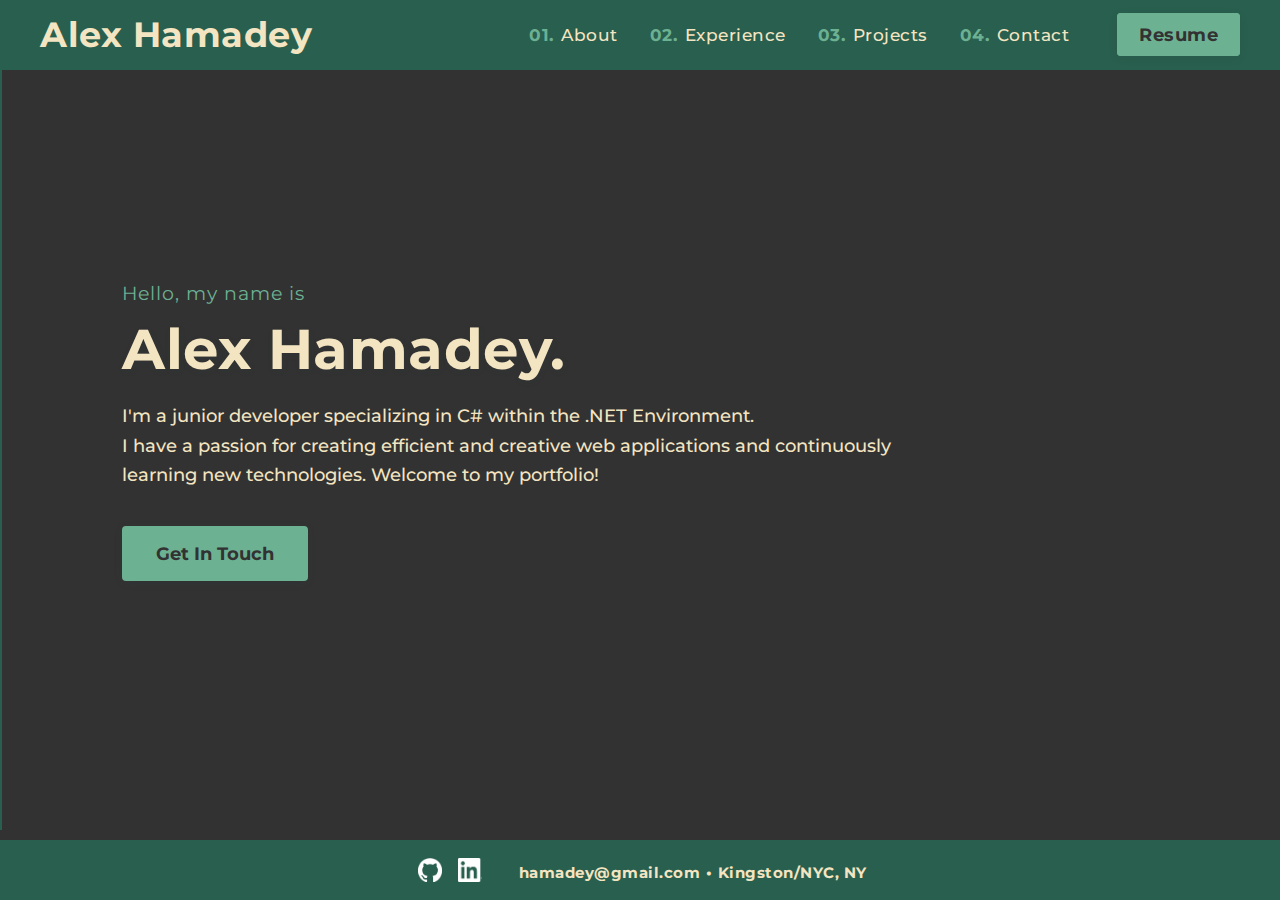
<file: index.html>
<!-- index.html: Landing page AND TEST 2-->
<!DOCTYPE html>
<html lang="en">    
<head>
    <meta charset="UTF-8">
    <meta name="viewport" content="width=device-width, initial-scale=1.0">
    <!-- Meta description for SEO -->
    <meta name="description" content="Developer Portfolio of Alex Hamadey" />
    <title>Alex Hamadey | Portfolio</title>
    <!-- Link to the shared CSS file -->
    <link rel="stylesheet" href="assets/css/style.css" />
</head>

<!-- Header with navigation (common to all pages) -->
<body class="landing-page">
    <div class="social-sidebar">
        <a href="https://github.com/ahamadey27" target="_blank"><img src="assets/icons/github.png" alt="GitHub"></a>
        <a href="https://www.linkedin.com/in/alex-hamadey/" target="_blank"><img src="assets/icons/linkedin.png" alt="LinkedIn"></a>
    </div>
    <a href="mailto:hamadey@gmail.com" class="email-vertical">hamadey@gmail.com</a>
    <header>
        <nav>
            <a href="index.html" class="logo">Alex Hamadey</a>
            <ul>
                <li><a href="about.html"><span class="nav-number">01.</span> About</a></li>
                <li><a href="experience.html"><span class="nav-number">02.</span> Experience</a></li>
                <li><a href="projects.html"><span class="nav-number">03.</span> Projects</a></li>
                <li><a href="contact.html"><span class="nav-number">04.</span> Contact</a></li>
                <li><a href="assets/AlexHamadey_Resume.pdf" class="resume-link" target="_blank">Resume</a></li>
            </ul>
        </nav>
    </header>

    <!-- Main content for Landing page -->
    <main>
        <section class="intro" style="display: flex; flex-direction: row; align-items: center; gap: 48px; min-height: 70vh;">
            <div style="flex: 1; min-width: 260px;">
                <h1>Hello, my name is</h1>
                <span class="highlight">Alex Hamadey.</span>
                <p>I'm a junior developer specializing in C# within the .NET Environment.<br>
                I have a passion for creating efficient and creative web applications and continuously learning new technologies. Welcome to my portfolio!</p>
                <a href="mailto:hamadey@gmail.com" class="button">Get In Touch</a>
            </div>
        </section>
    </main>

    <!--Footer Section-->
    <footer>
        <div class="footer-container">
            <div class="social">
                <a href="https://github.com/ahamadey27" target="_blank"><img src="assets/icons/github.png" alt="GitHub"></a>
                <a href="https://www.linkedin.com/in/alex-hamadey/" target="_blank"><img src="assets/icons/linkedin.png" alt="LinkedIn"></a>
            </div>
            <div class="contact-info">
                <a href="mailto:hamadey@gmail.com">hamadey@gmail.com</a> &bull;
                <span class="location">Kingston/NYC, NY</span>
            </div>
        </div>
    </footer>
</body>
</html>
</file>
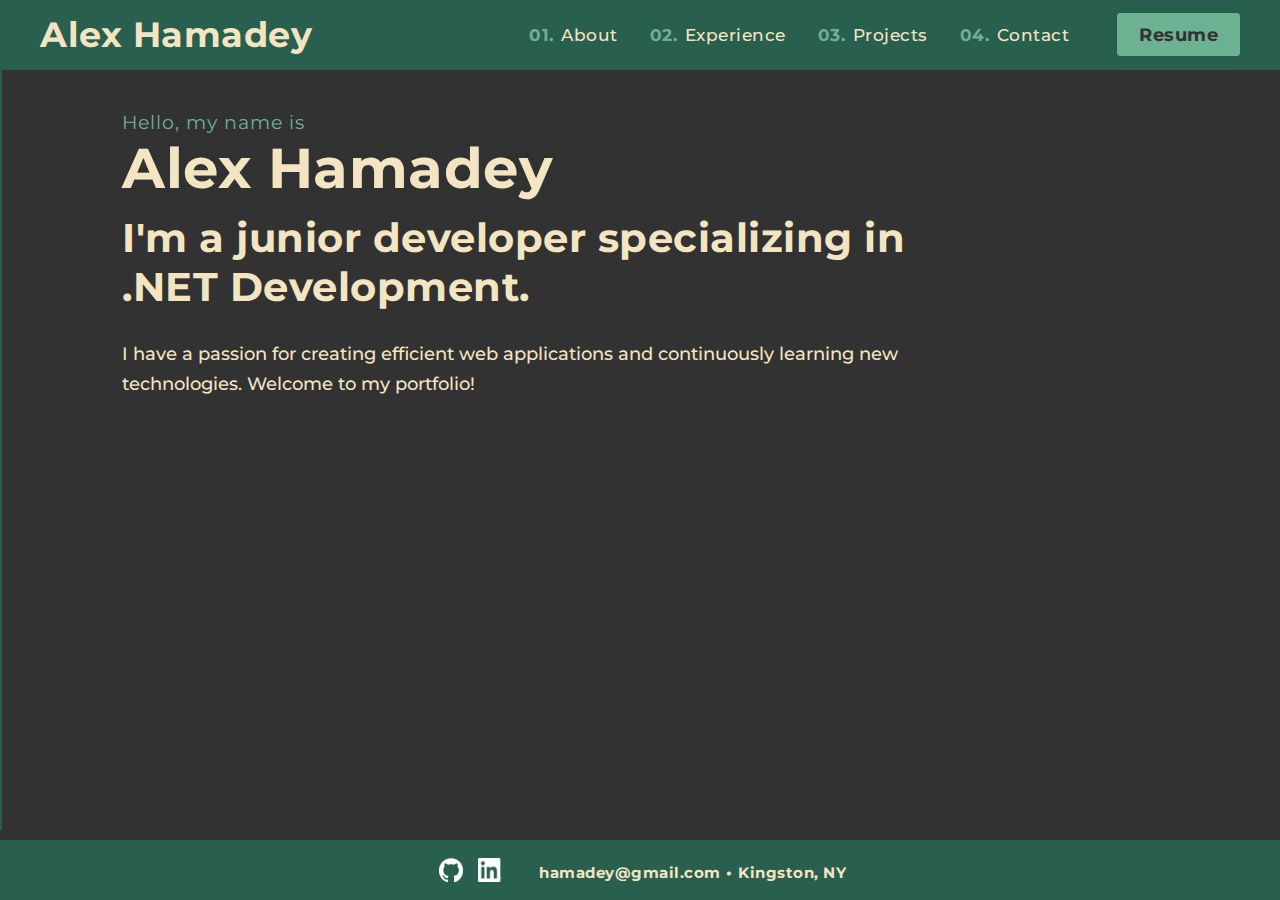
<file: PortfolioWebsite/index.html>
<!-- index.html: Landing page AND TEST 2 and a branch and branch edit-->
<!DOCTYPE html>
<html lang="en">    
<head>
    <meta charset="UTF-8">
    <meta name="viewport" content="width=device-width, initial-scale=1.0">
    <!-- Meta description for SEO -->
    <meta name="description" content="Developer Portfolio of Alex Hamadey" />
    <title>Alex Hamadey | Portfolio</title>
    <!-- Link to the shared CSS file -->
    <link rel="stylesheet" href="assets/css/style.css" />
</html>

<!-- Header with navigation (common to all pages) -->
<body class="landing-page">
    <header>
        <nav style="display: flex; justify-content: space-between; align-items: center;">
            <a href="index.html" class="logo">Alex Hamadey</a>
            <ul>
                <ul>
                    <li><a href="about.html"><span class="nav-number">01.</span> About</a></li>
                    <li><a href="experience.html"><span class="nav-number">02.</span> Experience</a></li>
                    <li><a href="projects.html"><span class="nav-number">03.</span> Projects</a></li>
                    <li><a href="contact.html"><span class="nav-number">04.</span> Contact</a></li>
                    <li><a href="assets/AlexHamadey_Resume.pdf" class="resume-link" target="_blank">Resume</a></li>
                </ul>
        </nav>
    </header>

    <!-- Main content for Landing page -->
    <main>
        <section class="intro">
            <!-- Introduction text with name highlight -->
            <h1>Hello, my name is<br><span class="highlight">Alex Hamadey</span></h1>
            <h2>I'm a junior developer specializing in .NET Development.</h2>
            <p>I have a passion for creating efficient web applications and continuously learning new technologies. Welcome
                to my portfolio!</p>
        </section>
    </main>

    <!--Footer Section-->
    <footer>
        <div class="footer-container">
            <div class="social">
                <!-- Social media icons (replace '#' with your actual profile URLs) -->
                <a href="https://github.com/ahamadey27" target="_blank"><img src="assets/icons/github.png" alt="GitHub"></a>
                <a href="https://www.linkedin.com/in/alex-hamadey/" target="_blank"><img src="assets/icons/linkedin.png" alt="LinkedIn"></a>
            </div>
            <div class="contact-info">
                <!-- Email (mailto link) and location. The bullet (•) separates the items -->
                <a href="mailto:hamadey@gmail.com">hamadey@gmail.com</a> &bull;
                <span class="location">Kingston, NY</span>
            </div>
        </div>
    </footer>
</body>
</html>
</file>
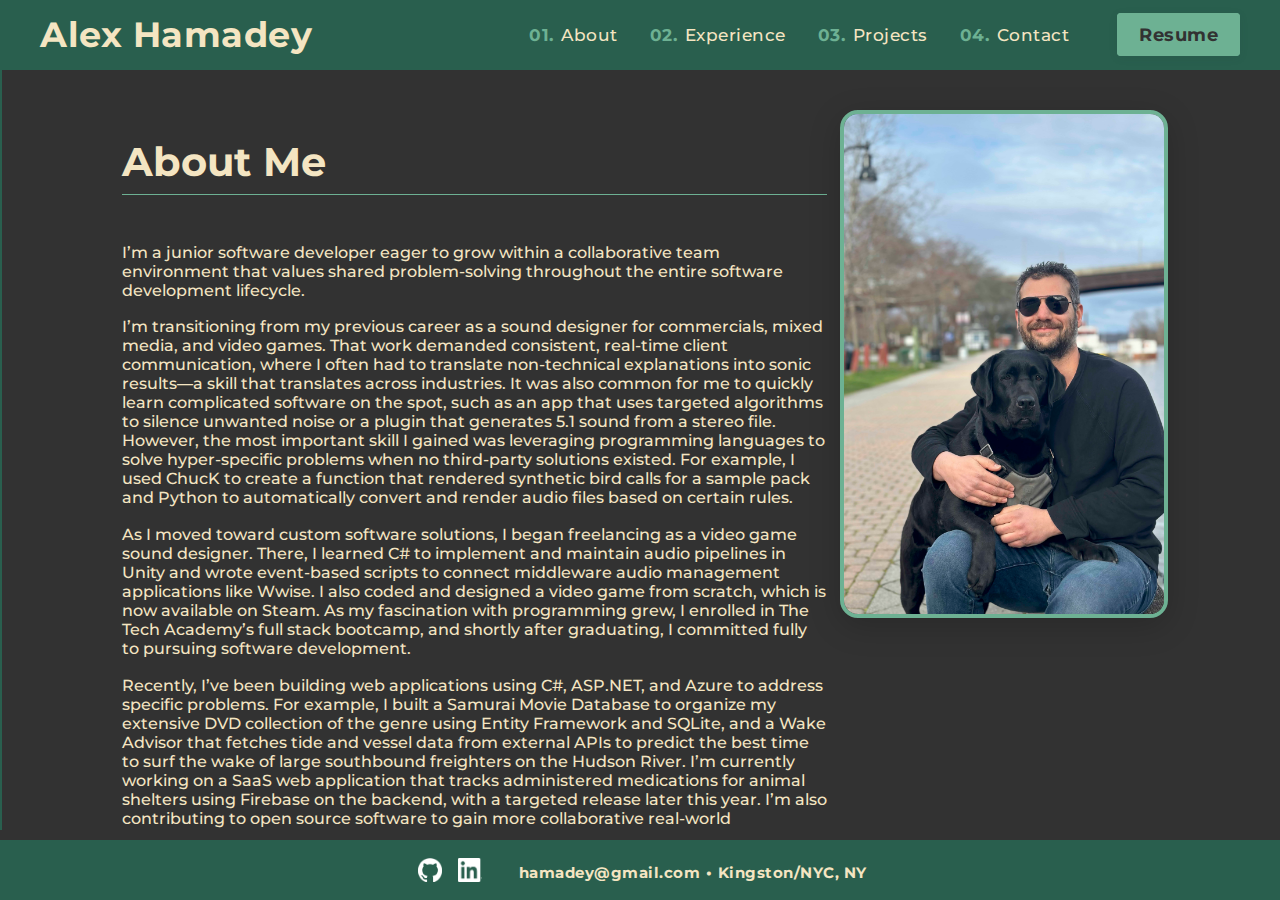
<file: about.html>
<!-- index.html: Landing page -->
<!DOCTYPE html>
<html lang="en">

<head>
    <meta charset="UTF-8">
    <meta name="viewport" content="width=device-width, initial-scale=1.0">
    <!-- Meta description for SEO -->
    <meta name="description" content="Developer Portfolio of Alex Hamadey" />
    <title>Alex Hamadey | Portfolio</title>
    <!-- Link to the shared CSS file -->
    <link rel="stylesheet" href="assets/css/style.css" />

</html>

<!-- Header with navigation (common to all pages) -->

<body class="landing-page">
    <div class="social-sidebar">
        <a href="https://github.com/ahamadey27" target="_blank"><img src="assets/icons/github.png" alt="GitHub"></a>
        <a href="https://www.linkedin.com/in/alex-hamadey/" target="_blank"><img src="assets/icons/linkedin.png" alt="LinkedIn"></a>
    </div>
    <a href="mailto:hamadey@gmail.com" class="email-vertical">hamadey@gmail.com</a>
    <header>
        <nav style="display: flex; justify-content: space-between; align-items: center;">
            <a href="index.html" class="logo">Alex Hamadey</a>
            <ul>
                <ul>
                    <li><a href="about.html"><span class="nav-number">01.</span> About</a></li>
                    <li><a href="experience.html"><span class="nav-number">02.</span> Experience</a></li>
                    <li><a href="projects.html"><span class="nav-number">03.</span> Projects</a></li>
                    <li><a href="contact.html"><span class="nav-number">04.</span> Contact</a></li>
                    <li><a href="assets/AlexHamadey_Resume.pdf" class="resume-link" target="_blank">Resume</a></li>
                </ul>
        </nav>
    </header>

    <!-- Main content for about page -->
    <main>
        <section class="about about-flex" style="display: flex; flex-direction: row; align-items: flex-start; justify-content: space-between; height: 100%; min-height: 0;">
            <div class="about-text-col" style="flex:2; display:flex; flex-direction:column; justify-content:center;">
                <h1 class="section-title" style="margin-bottom:2rem;">About Me</h1>
                <p>I’m a junior software developer eager to grow within a collaborative team environment that values shared problem-solving throughout the entire software development lifecycle.</p>

                <p>I’m transitioning from my previous career as a sound designer for commercials, mixed media, and video games. That work demanded consistent, real-time client communication, where I often had to translate non-technical explanations into sonic results—a skill that translates across industries. It was also common for me to quickly learn complicated software on the spot, such as an app that uses targeted algorithms to silence unwanted noise or a plugin that generates 5.1 sound from a stereo file. However, the most important skill I gained was leveraging programming languages to solve hyper-specific problems when no third-party solutions existed. For example, I used ChucK to create a function that rendered synthetic bird calls for a sample pack and Python to automatically convert and render audio files based on certain rules.</p>

                <p>As I moved toward custom software solutions, I began freelancing as a video game sound designer. There, I learned C# to implement and maintain audio pipelines in Unity and wrote event-based scripts to connect middleware audio management applications like Wwise. I also coded and designed a video game from scratch, which is now available on Steam. As my fascination with programming grew, I enrolled in The Tech Academy’s full stack bootcamp, and shortly after graduating, I committed fully to pursuing software development.</p>

                <p>Recently, I’ve been building web applications using C#, ASP.NET, and Azure to address specific problems. For example, I built a Samurai Movie Database to organize my extensive DVD collection of the genre using Entity Framework and SQLite, and a Wake Advisor that fetches tide and vessel data from external APIs to predict the best time to surf the wake of large southbound freighters on the Hudson River. I’m currently working on a SaaS web application that tracks administered medications for animal shelters using Firebase on the backend, with a targeted release later this year. I’m also contributing to open source software to gain more collaborative real-world  experience.</p>
            </div>
            <div class="about-img-col" style="flex:1; display:flex; align-items:flex-start; justify-content:flex-end; margin-top:0; margin-right: 60px;">
                <img src="assets/images/profile.jpg" alt="Profile Picture" class="profile-pic about-pic-highlight" style="max-width:320px; height:500px; border-radius:18px; object-fit:cover; box-shadow:0 8px 32px 0 rgba(0,0,0,0.18); border:4px solid var(--color-accent); margin-top:0;" />
            </div>
        </section>
    </main>

    <!--Footer Section-->
    <footer>
        <div class="footer-container">
            <div class="social">
                <!-- Social media icons (replace '#' with your actual profile URLs) -->
                <a href="https://github.com/ahamadey27" target="_blank"><img src="assets/icons/github.png"
                        alt="GitHub"></a>
                <a href="https://www.linkedin.com/in/alex-hamadey/" target="_blank"><img src="assets/icons/linkedin.png"
                        alt="LinkedIn"></a>
            </div>
            <div class="contact-info">
                <!-- Email (mailto link) and location. The bullet (•) separates the items -->
                <a href="mailto:hamadey@gmail.com">hamadey@gmail.com</a> &bull;
                <span class="location">Kingston/NYC, NY</span>
            </div>
        </div>
    </footer>
</body>

</html>
</file>
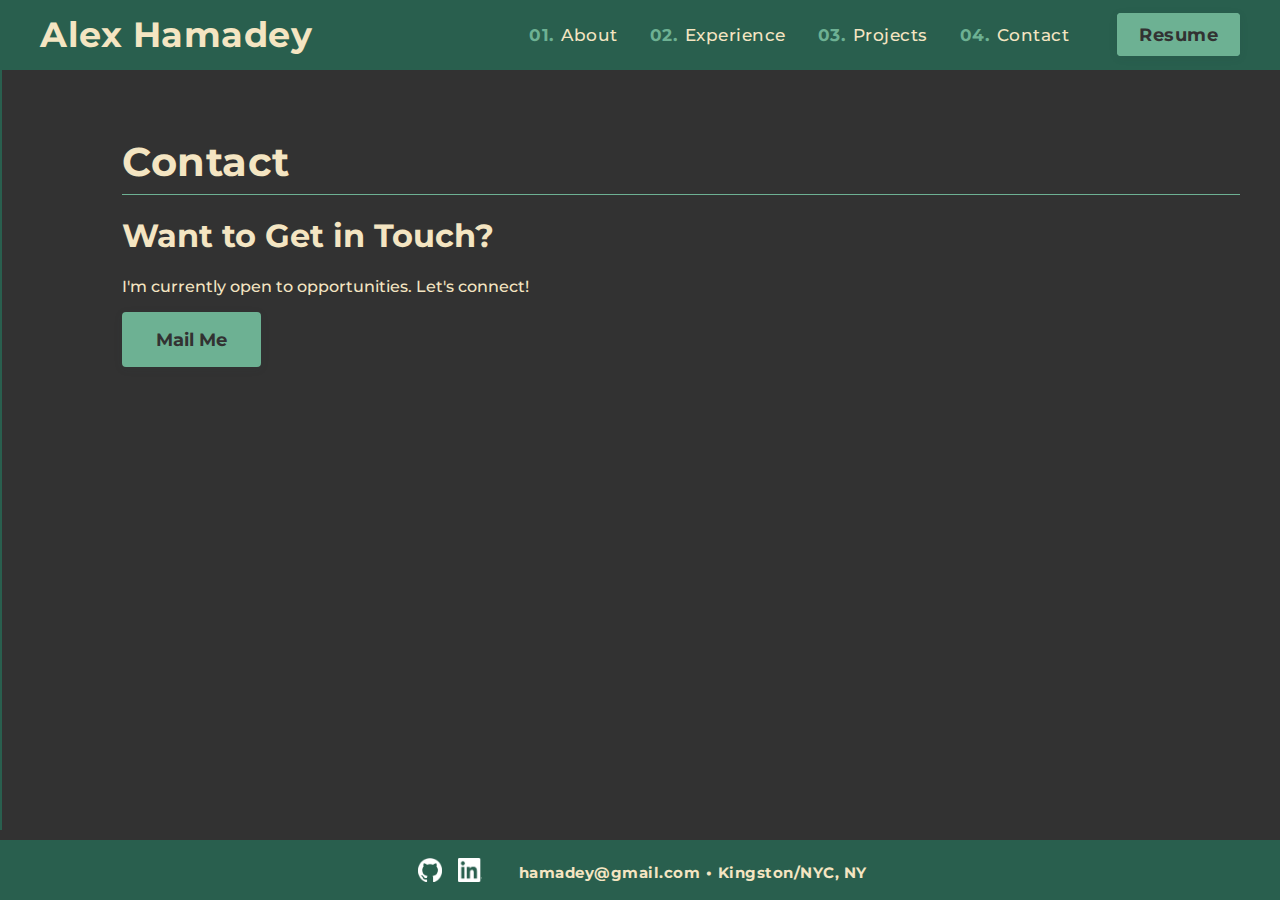
<file: contact.html>
<!-- index.html: Landing page -->
<!DO        <section class="contact">
            <!-- Introduction text with name highlight -->
            <h1 class="section-title">Contact</h1>
            <h1><span class="section-number"></span> Want to Get in Touch?</h1>
            <p>I'm currently open to opportunities. Let's connect!</p>
            <a href="mailto:hamadey@gmail.com" class="button">Mail Me</a>
        </section>tml>
<html lang="en">

<head>
    <meta charset="UTF-8">
    <meta name="viewport" content="width=device-width, initial-scale=1.0">
    <!-- Meta description for SEO -->
    <meta name="description" content="Developer Portfolio of Alex Hamadey" />
    <title>Alex Hamadey | Portfolio</title>
    <!-- Link to the shared CSS file -->
    <link rel="stylesheet" href="assets/css/style.css" />

</html>

<!-- Header with navigation (common to all pages) -->

<body class="landing-page">
    <div class="social-sidebar">
        <a href="https://github.com/ahamadey27" target="_blank"><img src="assets/icons/github.png" alt="GitHub"></a>
        <a href="https://www.linkedin.com/in/alex-hamadey/" target="_blank"><img src="assets/icons/linkedin.png" alt="LinkedIn"></a>
    </div>
    <a href="mailto:hamadey@gmail.com" class="email-vertical">hamadey@gmail.com</a>
    <header>
        <nav style="display: flex; justify-content: space-between; align-items: center;">
            <a href="index.html" class="logo">Alex Hamadey</a>
            <ul>
                <ul>
                    <li><a href="about.html"><span class="nav-number">01.</span> About</a></li>
                    <li><a href="experience.html"><span class="nav-number">02.</span> Experience</a></li>
                    <li><a href="projects.html"><span class="nav-number">03.</span> Projects</a></li>
                    <li><a href="contact.html"><span class="nav-number">04.</span> Contact</a></li>
                    <li><a href="assets/AlexHamadey_Resume.pdf" class="resume-link" target="_blank">Resume</a></li>
                </ul>
        </nav>
    </header>

    <!-- Main content for Contact page -->
    <main>
        <section class="contact">
            <!-- Introduction text with name highlight -->
            <h1 class="section-title">Contact</h1>
            <h1><span class="section-number"></span> Want to Get in Touch?</h1>
            <p>I'm currently open to opportunities. Let's connect!</p>
            <a href="mailto:hamadey@gmail.com" class="button">Mail Me</a>
        </section>
    </main>

    <footer>
        <div class="footer-container">
            <div class="social">
                <!-- Social media icons (replace '#' with your actual profile URLs) -->
                <a href="https://github.com/ahamadey27" target="_blank"><img src="assets/icons/github.png"
                        alt="GitHub"></a>
                <a href="https://www.linkedin.com/in/alex-hamadey/" target="_blank"><img src="assets/icons/linkedin.png"
                        alt="LinkedIn"></a>
            </div>
            <div class="contact-info">
                <!-- Email (mailto link) and location. The bullet (•) separates the items -->
                <a href="mailto:hamadey@gmail.com">hamadey@gmail.com</a> &bull;
                <span class="location">Kingston/NYC, NY</span>
            </div>
        </div>
    </footer>
</body>

</html>
</file>
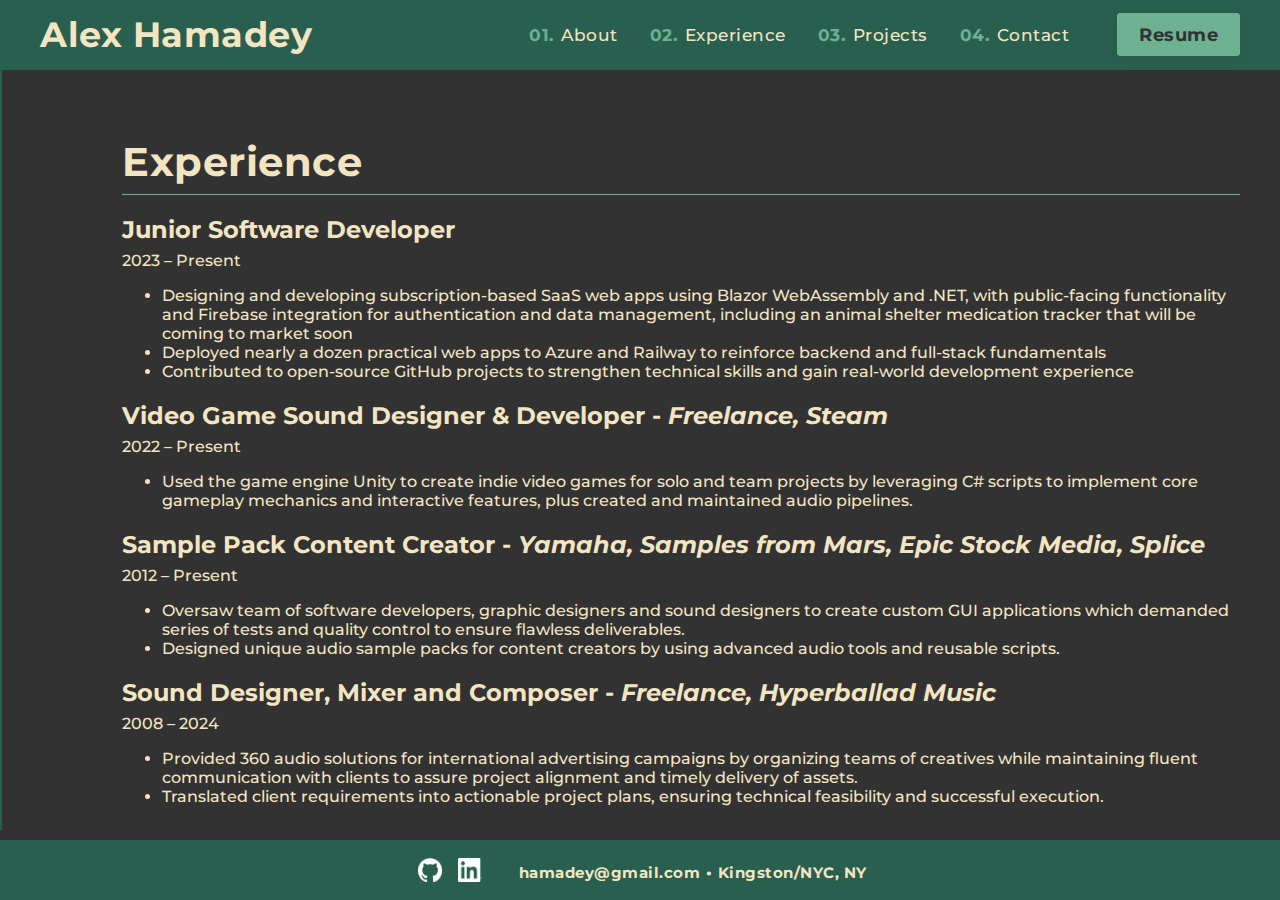
<file: experience.html>
<!-- index.html: Landing page -->
<!DOCTYPE html>
<html lang="en">

<head>
    <meta charset="UTF-8">
    <meta name="viewport" content="width=device-width, initial-scale=1.0">
    <!-- Meta description for SEO -->
    <meta name="description" content="Developer Portfolio of Alex Hamadey" />
    <title>Alex Hamadey | Portfolio</title>
    <!-- Link to the shared CSS file -->
    <link rel="stylesheet" href="assets/css/style.css" />

</html>

<!-- Header with navigation (common to all pages) -->

<body class="landing-page">
    <div class="social-sidebar">
        <a href="https://github.com/ahamadey27" target="_blank"><img src="assets/icons/github.png" alt="GitHub"></a>
        <a href="https://www.linkedin.com/in/alex-hamadey/" target="_blank"><img src="assets/icons/linkedin.png" alt="LinkedIn"></a>
    </div>
    <a href="mailto:hamadey@gmail.com" class="email-vertical">hamadey@gmail.com</a>
    <header>
        <nav style="display: flex; justify-content: space-between; align-items: center;">
            <a href="index.html" class="logo">Alex Hamadey</a>
            <ul>
                <ul>
                    <li><a href="about.html"><span class="nav-number">01.</span> About</a></li>
                    <li><a href="experience.html"><span class="nav-number">02.</span> Experience</a></li>
                    <li><a href="projects.html"><span class="nav-number">03.</span> Projects</a></li>
                    <li><a href="contact.html"><span class="nav-number">04.</span> Contact</a></li>
                    <li><a href="assets/AlexHamadey_Resume.pdf" class="resume-link" target="_blank">Resume</a></li>
                </ul>
        </nav>
    </header>

    <!-- Main content for Experience page -->
    <main>
        <section class="experience">
            <!-- Introduction text with name highlight -->
        <h1 class="section-title"><span class="section-number"></span> Experience</h1>
        <div class="job">
            <h2>Junior Software Developer</h2>
            <p class="duration">2023 – Present</p>
            <ul>
                <li>Designing and developing subscription-based SaaS web apps using Blazor WebAssembly and .NET, with public-facing functionality and Firebase integration for authentication and data management, including an animal shelter medication tracker that will be coming to market soon </li>

                <li>Deployed nearly a dozen practical web apps to Azure and Railway to reinforce backend and full-stack fundamentals</li>

                <li>Contributed to open-source GitHub projects to strengthen technical skills and gain real-world development experience</li>

            </ul>
        </div>
        <div class="job">
            <h2>Video Game Sound Designer & Developer - <em>Freelance, Steam</em></h2>
            <p class="duration">2022 – Present</p>
            <ul>
                <li>Used the game engine Unity to create indie video games for solo and team projects by leveraging C# scripts to implement core gameplay mechanics and interactive features, plus created and maintained audio pipelines.</li>
            </ul>
        </div>
        <div class="job">
            <h2>Sample Pack Content Creator - <em>Yamaha, Samples from Mars, Epic Stock Media, Splice</em></h2>
            <p class="duration">2012 – Present</p>
            <ul>
                <li>Oversaw team of software developers, graphic designers and sound designers to create custom GUI applications which demanded series of tests and quality control to ensure flawless deliverables.</li>
                <li>Designed unique audio sample packs for content creators by using advanced audio tools and reusable scripts.</li>
            </ul>
        </div>
        <div class="job">
            <h2>Sound Designer, Mixer and Composer - <em>Freelance, Hyperballad Music</em></h2>
            <p class="duration">2008 – 2024</p>
            <ul>
                <li>Provided 360 audio solutions for international advertising campaigns by organizing teams of creatives while maintaining fluent communication with clients to assure project alignment and timely delivery of assets.</li>
                <li>Translated client requirements into actionable project plans, ensuring technical feasibility and successful execution.</li>
            </ul>
        </div>
        <div class="job">
            <h2>Head of Content Curation - <em>Livestream (now Vimeo)</em></h2>
            <p class="duration">2009 – 2013</p>
            <ul>
                <li>Led a team of content curators responsible for moderating and approving streaming channels, while coordinating responses to customer support inquiries to ensure compliance, quality control, and user satisfaction.</li>
                <li>Identified, documented, and communicated platform bugs and user experience issues to the development team, contributing to ongoing improvements in platform stability and performance.</li>
            </ul>
        </div>

        </section>

        <section class="experience">
            <!-- Introduction text with name highlight -->
            <h1 class="section-title"><span class="section-number"></span>Education</h1>
            <div class="job">
                <h2>The Tech Academy - <em>Online</em></h2>
                <p class="duration">2023 - 2024</p>
                <ul>
                    <li>Certification in Software Development</li>
                    <li>Immersive Full Stack Software Developer boot camp with over 600 hours of instruction and hands-on coding. Predominantly
                    the program is based on C# and Python, along with the fundamentals of Computer Science, Django, .NET Framework,
                    T-SQL/SQL, CRUD, MVC, HTML, CSS, JavaScript, Agile / SCRUM and web application development. Completed numerous practical projects available
                    <a href="https://github.com/ahamadey27/Coding-Portfolio" target="_blank" style="color: #295f4e;">here</a>
                    </li>
                </ul>
            </div>
            <div class="job">
                <h2>Boston University - <em>Boston</em></h2>
                <p class="duration">2004 - 2008</p>
                <ul>
                    <li>B.A in History || Minor in Communications</li>
                </ul>
            </div>
            <div class="job">
                <h2>School of Video Game Audio - <em>Online</em></h2>
                <p class="duration">2022 - 2023</p>
                <ul>
                    <li>Certification in Video Game Sound Design using Wwise</li>
                </ul>
            </div>
        </section>

        <section class="experience">
            <!-- Introduction text with name highlight -->
            <h1 class="section-title"><span class="section-number"></span>Certificates</h1>
            <ul class="certificates-list">
                <li>Database and Integration Management (Microsoft)</li>
                <li>Back-End Development with .NET (Microsoft)</li>
                <li>Foundations of Coding Back-End (Microsoft)</li>
                <li>Introduction to Programming With C# (Microsoft)</li>
                <li>Learn C# (Codecademy)</li>
                <li>Foundational C# with Microsoft (freeCodeCamp)</li>
                <li>Intro to Cloud Computing Course (Codecademy)</li>
            </ul>
        </section>
    </main>

    <!--Footer Section-->
    <footer>
        <div class="footer-container">
            <div class="social">
                <!-- Social media icons (replace '#' with your actual profile URLs) -->
                <a href="https://github.com/ahamadey27" target="_blank"><img src="assets/icons/github.png"
                        alt="GitHub"></a>
                <a href="https://www.linkedin.com/in/alex-hamadey/" target="_blank"><img src="assets/icons/linkedin.png"
                        alt="LinkedIn"></a>
            </div>
            <div class="contact-info">
                <!-- Email (mailto link) and location. The bullet (•) separates the items -->
                <a href="mailto:hamadey@gmail.com">hamadey@gmail.com</a> &bull;
                <span class="location">Kingston/NYC, NY</span>
            </div>
        </div>
    </footer>
</body>

</html>
</file>
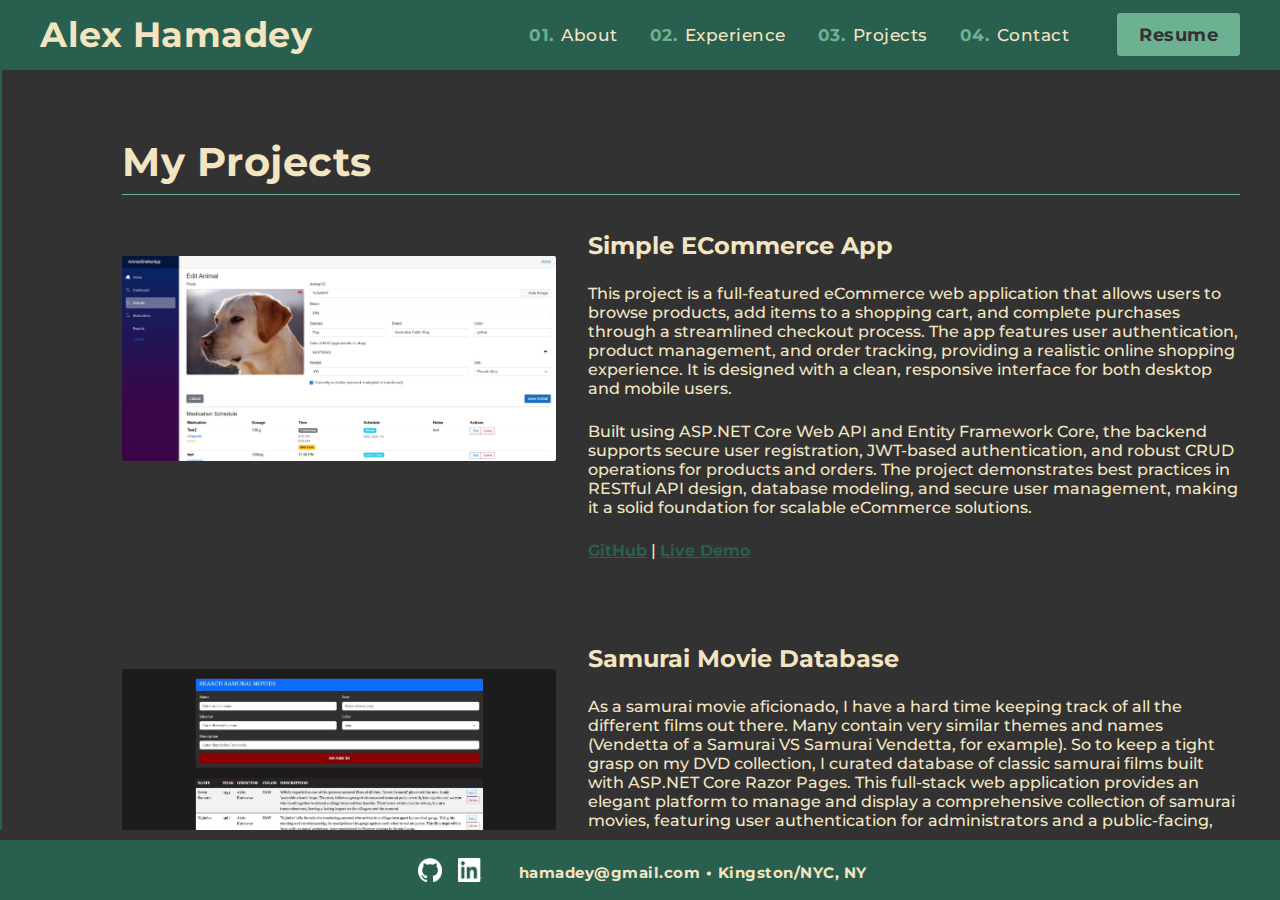
<file: projects.html>
<!-- index.html: Landing page -->
<!DOCTYPE html>
<html lang="en">

<head>
    <meta charset="UTF-8">
    <meta name="viewport" content="width=device-width, initial-scale=1.0">
    <!-- Meta description for SEO -->
    <meta name="description" content="Developer Portfolio of Alex Hamadey" />
    <title>Alex Hamadey | Portfolio</title>
    <!-- Link to the shared CSS file -->
    <link rel="stylesheet" href="assets/css/style.css" />

</html>

<!-- Header with navigation (common to all pages) -->

<body class="landing-page">
    <div class="social-sidebar">
        <a href="https://github.com/ahamadey27" target="_blank"><img src="assets/icons/github.png" alt="GitHub"></a>
        <a href="https://www.linkedin.com/in/alex-hamadey/" target="_blank"><img src="assets/icons/linkedin.png" alt="LinkedIn"></a>
    </div>
    <a href="mailto:hamadey@gmail.com" class="email-vertical">hamadey@gmail.com</a>
    <header>
        <nav style="display: flex; justify-content: space-between; align-items: center;">
            <a href="index.html" class="logo">Alex Hamadey</a>
            <ul>
                <ul>
                    <li><a href="about.html"><span class="nav-number">01.</span> About</a></li>
                    <li><a href="experience.html"><span class="nav-number">02.</span> Experience</a></li>
                    <li><a href="projects.html"><span class="nav-number">03.</span> Projects</a></li>
                    <li><a href="contact.html"><span class="nav-number">04.</span> Contact</a></li>
                    <li><a href="assets/AlexHamadey_Resume.pdf" class="resume-link" target="_blank">Resume</a></li>
                </ul>
        </nav>
    </header>

    <!-- Main content for Projects page -->
    <main>
        <section class="projects">
            <!-- Introduction text with name highlight -->
        <h1 class="section-title"><span class="section-number"></span> My Projects</h1>
        <div class="project-item">
            <div class="project-image-col">
                <img src="assets/images/ecommerce.jpg" alt="Screenshot of Portfolio" class="project-screenshot" />
            </div>
            <div class="project-content-col">
                <h2>Simple ECommerce App</h2>
                <p>
                    This project is a full-featured eCommerce web application that allows users to browse products, 
                    add items to a shopping cart, and complete purchases through a streamlined checkout process. 
                    The app features user authentication, product management, and order tracking, providing a realistic 
                    online shopping experience. It is designed with a clean, responsive interface for both desktop and mobile users.
                </p>
                <p>
                    Built using ASP.NET Core Web API and Entity Framework Core, the backend supports secure user registration, 
                    JWT-based authentication, and robust CRUD operations for products and orders. The project demonstrates 
                    best practices in RESTful API design, database modeling, and secure user management, making it a solid 
                    foundation for scalable eCommerce solutions.
                </p>
                <p class="project-links">
                    <a href="https://github.com/ahamadey27/EcommerceAPI" target="_blank">GitHub</a> |
                    <a href="https://ecommerceapi-production-d3df.up.railway.app/" target="_blank">Live Demo</a>
                </p>
            </div>
            
        </div>
        <div class="project-item">
            <div class="project-image-col">
                <img src="assets/images/samurai.jpg" alt="Screenshot of Portfolio" class="project-screenshot" />
            </div>

            <div class="project-content-col">
                <h2>Samurai Movie Database</h2>
                <p>
                    As a samurai movie aficionado, I have a hard time keeping track of all the different films out there. Many contain very similar themes and names (Vendetta of a Samurai VS Samurai Vendetta, for example). So to keep a tight grasp on my DVD collection, I curated database of classic samurai films built with ASP.NET Core Razor Pages. 
                    This full-stack web application provides an elegant platform to manage and display a 
                    comprehensive collection of samurai movies, featuring user authentication for administrators and a 
                    public-facing, searchable catalog for visitors. The project demonstrates core .NET development skills 
                    including database design, server-side filtering, and secure user management.
                </p>
                <p>
                    Built using ASP.NET Core, Entity Framework Core, and ASP.NET Core Identity for authentication, 
                    with a clean server-rendered frontend using Razor Pages. The application supports full CRUD operations 
                    for movie entries, server-side filtering by title, director, and year, and uses SQLite for persistent data 
                    storage. Ready for deployment to Azure App Service or other cloud platforms.
                </p>
                <p class="project-links">
                    <a href="https://github.com/ahamadey27/SamuraiMovieDB" target="_blank">GitHub</a> |
                    <a href="https://samurai-movie-db.azurewebsites.net/" target="_blank">Live Demo</a>
                </p>
            </div>
        </div>

        <div class="project-item">
            <div class="project-image-col">
                <img src="assets/images/boards.jpg" alt="Screenshot of Portfolio" class="project-screenshot" />
            </div>
            <div class="project-content-col">
                <h2>Lumber Cuts and Conversion</h2>
                <p>
                    An efficient lumber cutting optimization and unit conversion tool built with ASP.NET Core Razor Pages. This specialized web application is designed for carpenters, woodworkers, and DIY enthusiasts to optimize lumber usage and minimize waste through intelligent cutting algorithms and comprehensive unit conversion utilities. The app features dynamic input management, waste calculation analysis, and real-time optimization results.
                </p>
                <p>
                    Built using ASP.NET Core Razor Pages with a custom Greedy Algorithm implementation for lumber cutting optimization. The application includes a responsive Bootstrap-based UI, service-oriented architecture with dependency injection, and comprehensive measurement conversion tools. Features board-cut optimization, multi-unit support, detailed waste analysis, and is deployed on Azure App Service for reliable performance.
                </p>
                <p class="project-links">
                    <a href="https://github.com/ahamadey27/lumber-webapp" target="_blank">GitHub</a> |
                    <a href="https://lumber-cut-conversion.azurewebsites.net/" target="_blank">Live Demo</a>
                </p>
            </div>
        </div>

        <div class="project-item">
            <div class="project-image-col">
                <img src="assets/images/expense.jpg" alt="Screenshot of Portfolio" class="project-screenshot" />
            </div>
            <div class="project-content-col">
                <h2>Expense Tracker</h2>
                <p>
                    A personal finance management web application built with ASP.NET Core MVC that provides a clean, 
                    intuitive platform for tracking personal expenses with visual analytics through interactive charts. 
                    The project demonstrates modern web development practices using the MVC architectural pattern and features 
                    expense categorization, data visualization with dynamic pie charts, and comprehensive form validation 
                    for data integrity.
                </p>
                <p>
                    Built using ASP.NET Core MVC with Entity Framework Core and SQL Server for data persistence, 
                    featuring a service layer architecture with clean separation of concerns. The application includes 
                    Bootstrap-powered responsive UI, Chart.js integration for interactive data visualization, client-side 
                    and server-side validation, and automatic timestamping with category-based analytics for comprehensive 
                    expense tracking and analysis.
                </p>
                <p class="project-links">
                    <a href="https://github.com/ahamadey27/FinanceApp" target="_blank">GitHub</a> |
                    <a href="https://expensetrackerpiechart-apfcdrazc9gdhqfs.canadacentral-01.azurewebsites.net/" target="_blank">Live Demo</a>
                </p>
            </div>
        </div>

        <div class="project-item">
            <div class="project-image-col">
                <img src="assets/images/portal.jpg" alt="Screenshot of Portfolio" class="project-screenshot" />
            </div>
            <div class="project-content-col">
                <h2>PDF Portal</h2>
                <p>
                    A modern document management system built with ASP.NET Core Minimal APIs designed for mental 
                    health providers to upload, process, and search through documents. This prototype web application 
                    features document text extraction, full-text search capabilities powered by Lucene.NET, and a clean 
                    responsive interface. The system supports PDF and DOCX file formats with automatic text extraction and 
                    real-time keyword-based search across all uploaded documents.
                </p>
                <p>
                    Built using ASP.NET Core Minimal APIs with PdfPig and DocX libraries for text extraction, Lucene.NET 
                    with in-memory indexing for full-text search, and background task processing for asynchronous document 
                    handling. The application features session-based document storage, RESTful API architecture, responsive 
                    HTML/CSS/JavaScript frontend, and is deployed on Azure App Service with Docker containerization support.
                </p>
                <p class="project-links">
                    <a href="https://github.com/ahamadey27/Mental-Health-Portal" target="_blank">GitHub</a> |
                    <a href="https://mental-health-portal-dcd4a0dabtczgabp.canadacentral-01.azurewebsites.net/"
                        target="_blank">Live Demo</a>
                </p>
            </div>        
        </div>

        <div class="project-item">
            <div class="project-image-col">
                <img src="assets/images/lang.jpg" alt="Screenshot of Portfolio" class="project-screenshot" />
            </div>
            <div class="project-content-col">
                <h2>Text to AI Speech Model</h2>
                <p>
                    My friend, Jeff, once made a good point about how the droids communicate in Star Wars - 
                    how they communicate with each other in the same rhythm and tempo as humans when they could be 
                    communicating wirelessly or, at least, speak a hyper fast language that only they can comprehend. 
                    So, I set out to create that language! This innovative web application transforms text into a unique audio 
                    "language" using rule-based sound synthesis and the Web Audio API.
                </p>
                <p>
                    Built with ASP.NET Core Razor Pages and powered by the Web Audio API, this application converts textual 
                    characters into distinct audio frequencies, durations, and waveforms using a sophisticated character-to-sound 
                    encoding system. Features include multi-waveform support for different character categories, real-time audio 
                    playback, comprehensive character set mapping, and server-side validation. Deployed on Azure App Service with 
                    modern web development practices.
                </p>
                <p class="project-links">
                    <a href="https://github.com/ahamadey27/AiLanguageApp" target="_blank">GitHub</a> |
                    <a href="https://ai-language-app-fdb6d0g0fqckbhdw.canadacentral-01.azurewebsites.net/" target="_blank">Live Demo</a>
                </p>
            </div>
        </div>

        <div class="project-item">
            <div class="project-image-col">
                <img src="assets/images/wake.jpg" alt="Screenshot of Portfolio" class="project-screenshot" />
            </div>
            <div class="project-content-col">
                <h2>Wake Advisor</h2>
                <p>I was stand-up paddleboarding on the Hudson River, and as a massive freighter passed by, its 
                    wake generated an amazing wave that peeled off the river's edge. Very satisfied after catching 
                    this wave, I came up with the idea to create a web app that integrates real-time tide predictions 
                    and live AIS vessel tracking. The app pinpoints windows when low tide (≤ 2 feet) coincides with 
                    the approach of a southbound freighter, maximizing wake surfing opportunities.</p>
                <p>
                    This prototype is built with ASP.NET Core Razor Pages and a modular C# backend that integrates real-time data from external APIs. 
                    The app fetches tide predictions from NOAA and attempts to track southbound freighters using AIS data, 
                    with all API endpoints and geolocation settings managed via configuration files. 
                    Please note: current AIS coverage for Hudson River freighters is limited, so live vessel tracking is 
                    not always available until a more comprehensive data source is integrated.
                </p>
                <p class="project-links">
                    <a href="https://github.com/ahamadey27/wake-app" target="_blank">GitHub</a> |
                    <a href="https://wakeadvisor-csbfgmfjeehqd4eh.canadacentral-01.azurewebsites.net/" target="_blank">Live
                        Demo</a>
                </p>
            </div>
        </div>

        <div class="project-item">
            <div class="project-image-col">
                <img src="assets/images/gulag.jpg" alt="Screenshot of Portfolio" class="project-screenshot" />
            </div>
            <div class="project-content-col">
                <h2>Death in the Gulag (Unity Game)</h2>
                <p>
                    My first project as a junior developer was creating a full game from scratch using C# scripts in 
                    the Unity Game Engine. It taught me the basics of object-oriented programming, methods, and how to create 
                    flow by creating and modifying scripts. In addition to the scripts, I made all the music, sound design, 
                    sprites, and animations to create a haunting feel of what it was like to be trapped in the Soviet Gulag. 
                    This atmospheric horror survival game challenges players to hear the true stories of what these people had to 
                    endure and witness.
                </p>
                <p>
                    Built entirely in Unity 2D with custom C# scripting, featuring hand-crafted pixel art animations,
                     original atmospheric soundtrack, and immersive sound design. Successfully published on Steam, 
                     demonstrating complete game development lifecycle from concept to commercial release, including play testing, 
                     bug fixing, and platform-specific optimization for Windows distribution.
                </p>
                <p class="project-links">
                    <a href="https://github.com/ahamadey27/Coding-Portfolio/tree/main/C%23/Death_In_The_Gulag" target="_blank">GitHub</a> |
                    <a href="https://store.steampowered.com/app/3436480/Death_in_the_Gulag/"
                        target="_blank">Live Demo</a>
                </p>
            </div>
        </div>

        </section>
    </main>

    <!--Footer Section-->
    <footer>
        <div class="footer-container">
            <div class="social">
                <!-- Social media icons (replace '#' with your actual profile URLs) -->
                <a href="https://github.com/ahamadey27" target="_blank"><img src="assets/icons/github.png"
                        alt="GitHub"></a>
                <a href="https://www.linkedin.com/in/alex-hamadey/" target="_blank"><img src="assets/icons/linkedin.png"
                        alt="LinkedIn"></a>
            </div>
            <div class="contact-info">
                <!-- Email (mailto link) and location. The bullet (•) separates the items -->
                <a href="mailto:hamadey@gmail.com">hamadey@gmail.com</a> &bull;
                <span class="location">Kingston/NYC, NY</span>
            </div>
        </div>
    </footer>
</body>

</html>
</file>
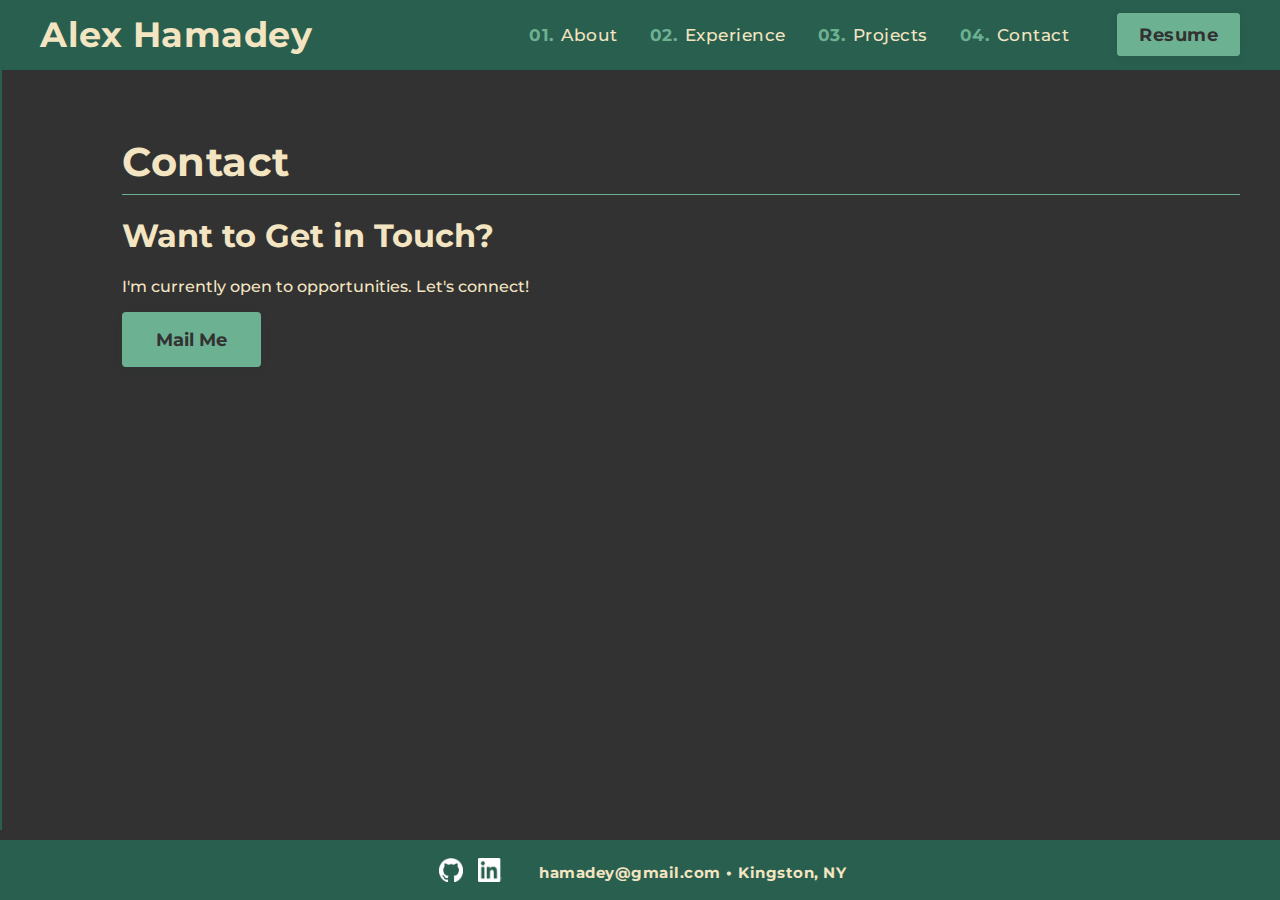
<file: PortfolioWebsite/contact.html>
<!-- index.html: Landing page -->
<!DO        <section class="contact">
            <!-- Introduction text with name highlight -->
            <h1 class="section-title">Contact</h1>
            <h1><span class="section-number"></span> Want to Get in Touch?</h1>
            <p>I'm currently open to opportunities. Let's connect!</p>
            <a href="mailto:hamadey@gmail.com" class="button">Mail Me</a>
        </section>tml>
<html lang="en">

<head>
    <meta charset="UTF-8">
    <meta name="viewport" content="width=device-width, initial-scale=1.0">
    <!-- Meta description for SEO -->
    <meta name="description" content="Developer Portfolio of Alex Hamadey" />
    <title>Alex Hamadey | Portfolio</title>
    <!-- Link to the shared CSS file -->
    <link rel="stylesheet" href="assets/css/style.css" />

</html>

<!-- Header with navigation (common to all pages) -->

<body class="landing-page">
    <div class="social-sidebar">
        <a href="https://github.com/ahamadey27" target="_blank"><img src="assets/icons/github.png" alt="GitHub"></a>
        <a href="https://www.linkedin.com/in/alex-hamadey/" target="_blank"><img src="assets/icons/linkedin.png" alt="LinkedIn"></a>
    </div>
    <a href="mailto:hamadey@gmail.com" class="email-vertical">hamadey@gmail.com</a>
    <header>
        <nav style="display: flex; justify-content: space-between; align-items: center;">
            <a href="index.html" class="logo">Alex Hamadey</a>
            <ul>
                <ul>
                    <li><a href="about.html"><span class="nav-number">01.</span> About</a></li>
                    <li><a href="experience.html"><span class="nav-number">02.</span> Experience</a></li>
                    <li><a href="projects.html"><span class="nav-number">03.</span> Projects</a></li>
                    <li><a href="contact.html"><span class="nav-number">04.</span> Contact</a></li>
                    <li><a href="assets/AlexHamadey_Resume.pdf" class="resume-link" target="_blank">Resume</a></li>
                </ul>
        </nav>
    </header>

    <!-- Main content for Contact page -->
    <main>
        <section class="contact">
            <!-- Introduction text with name highlight -->
            <h1 class="section-title">Contact</h1>
            <h1><span class="section-number"></span> Want to Get in Touch?</h1>
            <p>I'm currently open to opportunities. Let's connect!</p>
            <a href="mailto:hamadey@gmail.com" class="button">Mail Me</a>
        </section>
    </main>

    <footer>
        <div class="footer-container">
            <div class="social">
                <!-- Social media icons (replace '#' with your actual profile URLs) -->
                <a href="https://github.com/ahamadey27" target="_blank"><img src="assets/icons/github.png"
                        alt="GitHub"></a>
                <a href="https://www.linkedin.com/in/alex-hamadey/" target="_blank"><img src="assets/icons/linkedin.png"
                        alt="LinkedIn"></a>
            </div>
            <div class="contact-info">
                <!-- Email (mailto link) and location. The bullet (•) separates the items -->
                <a href="mailto:hamadey@gmail.com">hamadey@gmail.com</a> &bull;
                <span class="location">Kingston, NY</span>
            </div>
        </div>
    </footer>
</body>

</html>
</file>
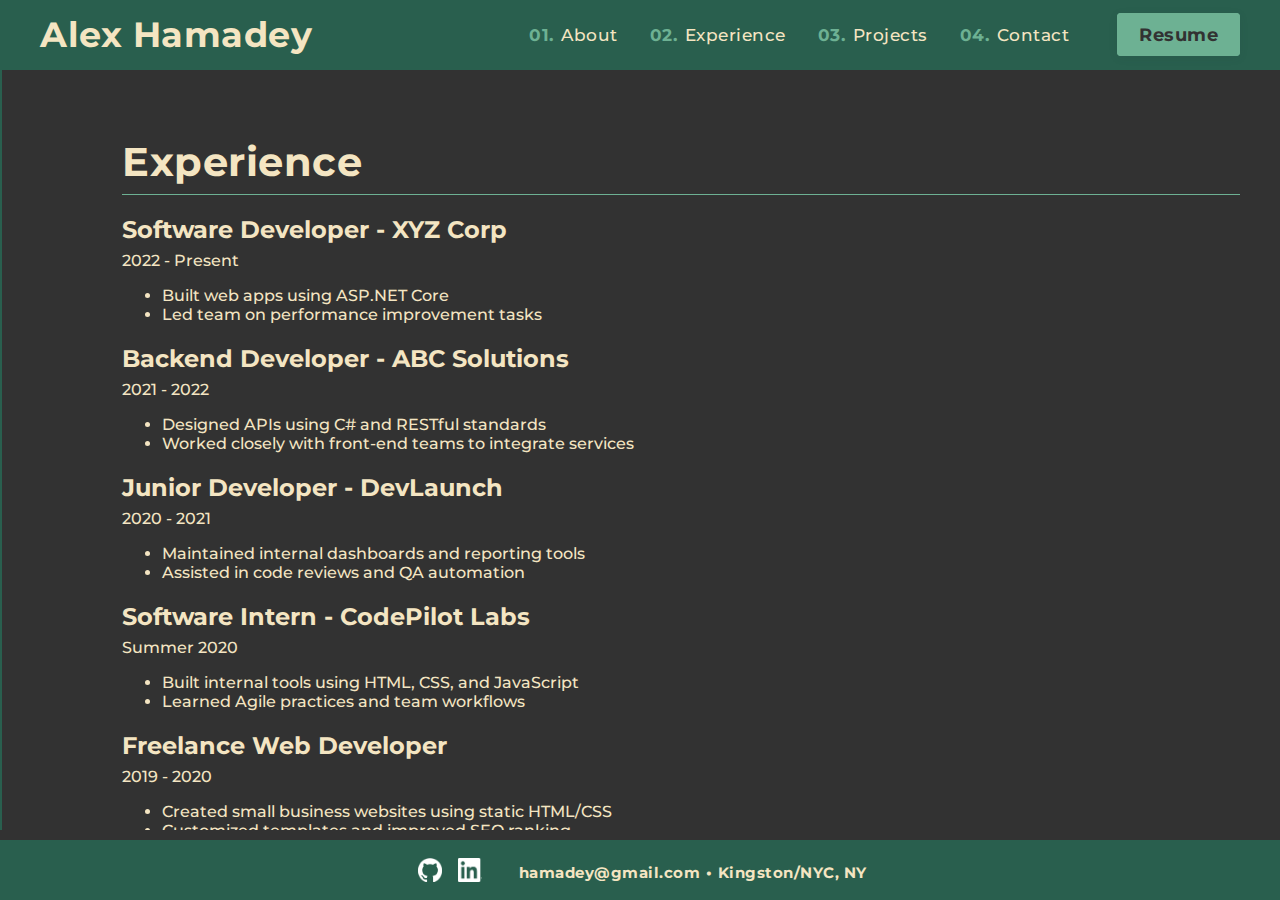
<file: PortfolioWebsite/experience.html>
<!-- index.html: Landing page -->
<!DOCTYPE html>
<html lang="en">

<head>
    <meta charset="UTF-8">
    <meta name="viewport" content="width=device-width, initial-scale=1.0">
    <!-- Meta description for SEO -->
    <meta name="description" content="Developer Portfolio of Alex Hamadey" />
    <title>Alex Hamadey | Portfolio</title>
    <!-- Link to the shared CSS file -->
    <link rel="stylesheet" href="assets/css/style.css" />

</html>

<!-- Header with navigation (common to all pages) -->

<body class="landing-page">
    <div class="social-sidebar">
        <a href="https://github.com/ahamadey27" target="_blank"><img src="assets/icons/github.png" alt="GitHub"></a>
        <a href="https://www.linkedin.com/in/alex-hamadey/" target="_blank"><img src="assets/icons/linkedin.png" alt="LinkedIn"></a>
    </div>
    <a href="mailto:hamadey@gmail.com" class="email-vertical">hamadey@gmail.com</a>
    <header>
        <nav style="display: flex; justify-content: space-between; align-items: center;">
            <a href="index.html" class="logo">Alex Hamadey</a>
            <ul>
                <ul>
                    <li><a href="about.html"><span class="nav-number">01.</span> About</a></li>
                    <li><a href="experience.html"><span class="nav-number">02.</span> Experience</a></li>
                    <li><a href="projects.html"><span class="nav-number">03.</span> Projects</a></li>
                    <li><a href="contact.html"><span class="nav-number">04.</span> Contact</a></li>
                    <li><a href="assets/AlexHamadey_Resume.pdf" class="resume-link" target="_blank">Resume</a></li>
                </ul>
        </nav>
    </header>

    <!-- Main content for Experience page -->
    <main>
        <section class="experience">
            <!-- Introduction text with name highlight -->
        <h1 class="section-title"><span class="section-number"></span> Experience</h1>
        <div class="job">
            <h2>Software Developer - XYZ Corp</h2>
            <p class="duration">2022 - Present</p>
            <ul>
                <li>Built web apps using ASP.NET Core</li>
                <li>Led team on performance improvement tasks</li>
            </ul>
        </div>
        <div class="job">
            <h2>Backend Developer - ABC Solutions</h2>
            <p class="duration">2021 - 2022</p>
            <ul>
                <li>Designed APIs using C# and RESTful standards</li>
                <li>Worked closely with front-end teams to integrate services</li>
            </ul>
        </div>
        <div class="job">
            <h2>Junior Developer - DevLaunch</h2>
            <p class="duration">2020 - 2021</p>
            <ul>
                <li>Maintained internal dashboards and reporting tools</li>
                <li>Assisted in code reviews and QA automation</li>
            </ul>
        </div>
        <div class="job">
            <h2>Software Intern - CodePilot Labs</h2>
            <p class="duration">Summer 2020</p>
            <ul>
                <li>Built internal tools using HTML, CSS, and JavaScript</li>
                <li>Learned Agile practices and team workflows</li>
            </ul>
        </div>
        <div class="job">
            <h2>Freelance Web Developer</h2>
            <p class="duration">2019 - 2020</p>
            <ul>
                <li>Created small business websites using static HTML/CSS</li>
                <li>Customized templates and improved SEO ranking</li>
            </ul>
        </div>
            </section>
        </section>
    </main>

    <!--Footer Section-->
    <footer>
        <div class="footer-container">
            <div class="social">
                <!-- Social media icons (replace '#' with your actual profile URLs) -->
                <a href="https://github.com/ahamadey27" target="_blank"><img src="assets/icons/github.png"
                        alt="GitHub"></a>
                <a href="https://www.linkedin.com/in/alex-hamadey/" target="_blank"><img src="assets/icons/linkedin.png"
                        alt="LinkedIn"></a>
            </div>
            <div class="contact-info">
                <!-- Email (mailto link) and location. The bullet (•) separates the items -->
                <a href="mailto:hamadey@gmail.com">hamadey@gmail.com</a> &bull;
                <span class="location">Kingston/NYC, NY</span>
            </div>
        </div>
    </footer>
</body>

</html>
</file>
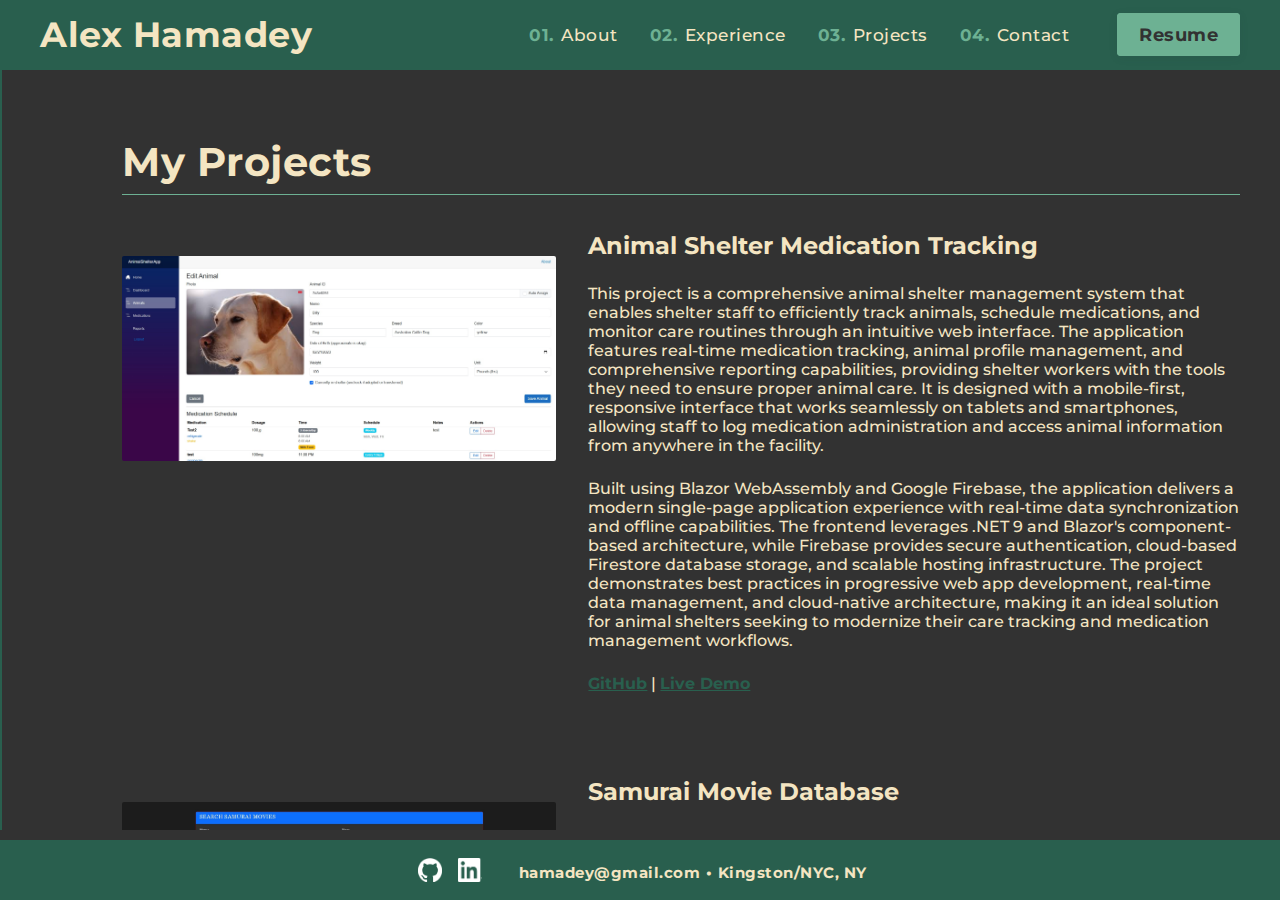
<file: PortfolioWebsite/projects.html>
<!-- index.html: Landing page -->
<!DOCTYPE html>
<html lang="en">

<head>
    <meta charset="UTF-8">
    <meta name="viewport" content="width=device-width, initial-scale=1.0">
    <!-- Meta description for SEO -->
    <meta name="description" content="Developer Portfolio of Alex Hamadey" />
    <title>Alex Hamadey | Portfolio</title>
    <!-- Link to the shared CSS file -->
    <link rel="stylesheet" href="assets/css/style.css" />

</html>

<!-- Header with navigation (common to all pages) -->

<body class="landing-page">
    <div class="social-sidebar">
        <a href="https://github.com/ahamadey27" target="_blank"><img src="assets/icons/github.png" alt="GitHub"></a>
        <a href="https://www.linkedin.com/in/alex-hamadey/" target="_blank"><img src="assets/icons/linkedin.png" alt="LinkedIn"></a>
    </div>
    <a href="mailto:hamadey@gmail.com" class="email-vertical">hamadey@gmail.com</a>
    <header>
        <nav style="display: flex; justify-content: space-between; align-items: center;">
            <a href="index.html" class="logo">Alex Hamadey</a>
            <ul>
                <ul>
                    <li><a href="about.html"><span class="nav-number">01.</span> About</a></li>
                    <li><a href="experience.html"><span class="nav-number">02.</span> Experience</a></li>
                    <li><a href="projects.html"><span class="nav-number">03.</span> Projects</a></li>
                    <li><a href="contact.html"><span class="nav-number">04.</span> Contact</a></li>
                    <li><a href="assets/AlexHamadey_Resume.pdf" class="resume-link" target="_blank">Resume</a></li>
                </ul>
        </nav>
    </header>

    <!-- Main content for Projects page -->
    <main>
        <section class="projects">
            <!-- Introduction text with name highlight -->
        <h1 class="section-title"><span class="section-number"></span> My Projects</h1>
        <div class="project-item">
            <div class="project-image-col">
                <img src="assets/images/ecommerce.jpg" alt="Screenshot of Portfolio" class="project-screenshot" />
            </div>
            <div class="project-content-col">
                <h2>Animal Shelter Medication Tracking</h2>
                <p>
                    This project is a comprehensive animal shelter management system that enables shelter staff to efficiently track animals, schedule medications, and monitor care routines through an intuitive web interface. The application features real-time medication tracking, animal profile management, and comprehensive reporting capabilities, providing shelter workers with the tools they need to ensure proper animal care. It is designed with a mobile-first, responsive interface that works seamlessly on tablets and smartphones, allowing staff to log medication administration and access animal information from anywhere in the facility.
                </p>
                <p>
                    Built using Blazor WebAssembly and Google Firebase, the application delivers a modern single-page application experience with real-time data synchronization and offline capabilities. The frontend leverages .NET 9 and Blazor's component-based architecture, while Firebase provides secure authentication, cloud-based Firestore database storage, and scalable hosting infrastructure. The project demonstrates best practices in progressive web app development, real-time data management, and cloud-native architecture, making it an ideal solution for animal shelters seeking to modernize their care tracking and medication management workflows.
                </p>
                <p class="project-links">
                    <a href="https://github.com/ahamadey27/AnimalShelterApp/tree/main/AnimalShelterApp/AnimalShelterApp" target="_blank">GitHub</a> |
                    <a href="https://mango-plant-06b452110.3.azurestaticapps.net/" target="_blank">Live Demo</a>
                </p>
            </div>
            
        </div>
        <div class="project-item">
            <div class="project-image-col">
                <img src="assets/images/samurai.jpg" alt="Screenshot of Portfolio" class="project-screenshot" />
            </div>

            <div class="project-content-col">
                <h2>Samurai Movie Database</h2>
                <p>
                    As a samurai movie aficionado, I have a hard time keeping track of all the different films out there. Many contain very similar themes and names (Vendetta of a Samurai VS Samurai Vendetta, for example). So to keep a tight grasp on my DVD collection, I curated database of classic samurai films built with ASP.NET Core Razor Pages. 
                    This full-stack web application provides an elegant platform to manage and display a 
                    comprehensive collection of samurai movies, featuring user authentication for administrators and a 
                    public-facing, searchable catalog for visitors. The project demonstrates core .NET development skills 
                    including database design, server-side filtering, and secure user management.
                </p>
                <p>
                    Built using ASP.NET Core, Entity Framework Core, and ASP.NET Core Identity for authentication, 
                    with a clean server-rendered frontend using Razor Pages. The application supports full CRUD operations 
                    for movie entries, server-side filtering by title, director, and year, and uses SQLite for persistent data 
                    storage. Ready for deployment to Azure App Service or other cloud platforms.
                </p>
                <p class="project-links">
                    <a href="https://github.com/ahamadey27/SamuraiMovieDB" target="_blank">GitHub</a> |
                    <a href="https://samurai-movie-db.azurewebsites.net/" target="_blank">Live Demo</a>
                </p>
            </div>
        </div>

        <div class="project-item">
            <div class="project-image-col">
                <img src="assets/images/boards.jpg" alt="Screenshot of Portfolio" class="project-screenshot" />
            </div>
            <div class="project-content-col">
                <h2>Lumber Cuts and Conversion</h2>
                <p>
                    An efficient lumber cutting optimization and unit conversion tool built with ASP.NET Core Razor Pages. This specialized web application is designed for carpenters, woodworkers, and DIY enthusiasts to optimize lumber usage and minimize waste through intelligent cutting algorithms and comprehensive unit conversion utilities. The app features dynamic input management, waste calculation analysis, and real-time optimization results.
                </p>
                <p>
                    Built using ASP.NET Core Razor Pages with a custom Greedy Algorithm implementation for lumber cutting optimization. The application includes a responsive Bootstrap-based UI, service-oriented architecture with dependency injection, and comprehensive measurement conversion tools. Features board-cut optimization, multi-unit support, detailed waste analysis, and is deployed on Azure App Service for reliable performance.
                </p>
                <p class="project-links">
                    <a href="https://github.com/ahamadey27/lumber-webapp" target="_blank">GitHub</a> |
                    <a href="https://lumber-cut-conversion.azurewebsites.net/" target="_blank">Live Demo</a>
                </p>
            </div>
        </div>

        <div class="project-item">
            <div class="project-image-col">
                <img src="assets/images/expense.jpg" alt="Screenshot of Portfolio" class="project-screenshot" />
            </div>
            <div class="project-content-col">
                <h2>Expense Tracker</h2>
                <p>
                    A personal finance management web application built with ASP.NET Core MVC that provides a clean, 
                    intuitive platform for tracking personal expenses with visual analytics through interactive charts. 
                    The project demonstrates modern web development practices using the MVC architectural pattern and features 
                    expense categorization, data visualization with dynamic pie charts, and comprehensive form validation 
                    for data integrity.
                </p>
                <p>
                    Built using ASP.NET Core MVC with Entity Framework Core and SQL Server for data persistence, 
                    featuring a service layer architecture with clean separation of concerns. The application includes 
                    Bootstrap-powered responsive UI, Chart.js integration for interactive data visualization, client-side 
                    and server-side validation, and automatic timestamping with category-based analytics for comprehensive 
                    expense tracking and analysis.
                </p>
                <p class="project-links">
                    <a href="https://github.com/ahamadey27/FinanceApp" target="_blank">GitHub</a> |
                    <a href="https://expensetrackerpiechart-apfcdrazc9gdhqfs.canadacentral-01.azurewebsites.net/" target="_blank">Live Demo</a>
                </p>
            </div>
        </div>

        <div class="project-item">
            <div class="project-image-col">
                <img src="assets/images/portal.jpg" alt="Screenshot of Portfolio" class="project-screenshot" />
            </div>
            <div class="project-content-col">
                <h2>PDF Portal</h2>
                <p>
                    A modern document management system built with ASP.NET Core Minimal APIs designed for mental 
                    health providers to upload, process, and search through documents. This prototype web application 
                    features document text extraction, full-text search capabilities powered by Lucene.NET, and a clean 
                    responsive interface. The system supports PDF and DOCX file formats with automatic text extraction and 
                    real-time keyword-based search across all uploaded documents.
                </p>
                <p>
                    Built using ASP.NET Core Minimal APIs with PdfPig and DocX libraries for text extraction, Lucene.NET 
                    with in-memory indexing for full-text search, and background task processing for asynchronous document 
                    handling. The application features session-based document storage, RESTful API architecture, responsive 
                    HTML/CSS/JavaScript frontend, and is deployed on Azure App Service with Docker containerization support.
                </p>
                <p class="project-links">
                    <a href="https://github.com/ahamadey27/Mental-Health-Portal" target="_blank">GitHub</a> |
                    <a href="https://mental-health-portal-dcd4a0dabtczgabp.canadacentral-01.azurewebsites.net/"
                        target="_blank">Live Demo</a>
                </p>
            </div>        
        </div>

        <div class="project-item">
            <div class="project-image-col">
                <img src="assets/images/lang.jpg" alt="Screenshot of Portfolio" class="project-screenshot" />
            </div>
            <div class="project-content-col">
                <h2>Text to AI Speech Model</h2>
                <p>
                    My friend, Jeff, once made a good point about how the droids communicate in Star Wars - 
                    how they communicate with each other in the same rhythm and tempo as humans when they could be 
                    communicating wirelessly or, at least, speak a hyper fast language that only they can comprehend. 
                    So, I set out to create that language! This innovative web application transforms text into a unique audio 
                    "language" using rule-based sound synthesis and the Web Audio API.
                </p>
                <p>
                    Built with ASP.NET Core Razor Pages and powered by the Web Audio API, this application converts textual 
                    characters into distinct audio frequencies, durations, and waveforms using a sophisticated character-to-sound 
                    encoding system. Features include multi-waveform support for different character categories, real-time audio 
                    playback, comprehensive character set mapping, and server-side validation. Deployed on Azure App Service with 
                    modern web development practices.
                </p>
                <p class="project-links">
                    <a href="https://github.com/ahamadey27/AiLanguageApp" target="_blank">GitHub</a> |
                    <a href="https://ai-language-app-fdb6d0g0fqckbhdw.canadacentral-01.azurewebsites.net/" target="_blank">Live Demo</a>
                </p>
            </div>
        </div>

        <div class="project-item">
            <div class="project-image-col">
                <img src="assets/images/wake.jpg" alt="Screenshot of Portfolio" class="project-screenshot" />
            </div>
            <div class="project-content-col">
                <h2>Wake Advisor</h2>
                <p>I was stand-up paddleboarding on the Hudson River, and as a massive freighter passed by, its 
                    wake generated an amazing wave that peeled off the river's edge. Very satisfied after catching 
                    this wave, I came up with the idea to create a web app that integrates real-time tide predictions 
                    and live AIS vessel tracking. The app pinpoints windows when low tide (≤ 2 feet) coincides with 
                    the approach of a southbound freighter, maximizing wake surfing opportunities.</p>
                <p>
                    This prototype is built with ASP.NET Core Razor Pages and a modular C# backend that integrates real-time data from external APIs. 
                    The app fetches tide predictions from NOAA and attempts to track southbound freighters using AIS data, 
                    with all API endpoints and geolocation settings managed via configuration files. 
                    Please note: current AIS coverage for Hudson River freighters is limited, so live vessel tracking is 
                    not always available until a more comprehensive data source is integrated.
                </p>
                <p class="project-links">
                    <a href="https://github.com/ahamadey27/wake-app" target="_blank">GitHub</a> |
                    <a href="https://wakeadvisor-csbfgmfjeehqd4eh.canadacentral-01.azurewebsites.net/" target="_blank">Live
                        Demo</a>
                </p>
            </div>
        </div>

        <div class="project-item">
            <div class="project-image-col">
                <img src="assets/images/gulag.jpg" alt="Screenshot of Portfolio" class="project-screenshot" />
            </div>
            <div class="project-content-col">
                <h2>Death in the Gulag (Unity Game)</h2>
                <p>
                    My first project as a junior developer was creating a full game from scratch using C# scripts in 
                    the Unity Game Engine. It taught me the basics of object-oriented programming, methods, and how to create 
                    flow by creating and modifying scripts. In addition to the scripts, I made all the music, sound design, 
                    sprites, and animations to create a haunting feel of what it was like to be trapped in the Soviet Gulag. 
                    This atmospheric horror survival game challenges players to hear the true stories of what these people had to 
                    endure and witness.
                </p>
                <p>
                    Built entirely in Unity 2D with custom C# scripting, featuring hand-crafted pixel art animations,
                     original atmospheric soundtrack, and immersive sound design. Successfully published on Steam, 
                     demonstrating complete game development lifecycle from concept to commercial release, including play testing, 
                     bug fixing, and platform-specific optimization for Windows distribution.
                </p>
                <p class="project-links">
                    <a href="https://github.com/ahamadey27/Coding-Portfolio/tree/main/C%23/Death_In_The_Gulag" target="_blank">GitHub</a> |
                    <a href="https://store.steampowered.com/app/3436480/Death_in_the_Gulag/"
                        target="_blank">Live Demo</a>
                </p>
            </div>
        </div>

        </section>
    </main>

    <!--Footer Section-->
    <footer>
        <div class="footer-container">
            <div class="social">
                <!-- Social media icons (replace '#' with your actual profile URLs) -->
                <a href="https://github.com/ahamadey27" target="_blank"><img src="assets/icons/github.png"
                        alt="GitHub"></a>
                <a href="https://www.linkedin.com/in/alex-hamadey/" target="_blank"><img src="assets/icons/linkedin.png"
                        alt="LinkedIn"></a>
            </div>
            <div class="contact-info">
                <!-- Email (mailto link) and location. The bullet (•) separates the items -->
                <a href="mailto:hamadey@gmail.com">hamadey@gmail.com</a> &bull;
                <span class="location">Kingston/NYC, NY</span>
            </div>
        </div>
    </footer>
</body>

</html>
</file>
<file: assets/css/style.css>
/* Import Google Fonts for modern look */
@import url('https://fonts.googleapis.com/css2?family=Montserrat:wght@400;700;900&display=swap');

/* New experimental color palette */
:root {
    --color-bg: #323232; /* first-color - dark gray */
    --color-bg-alt: #295f4e; /* second-color - dark teal */
    --color-accent: #6db193; /* third-color - muted green */
    --color-heading: #f4e5c2; /* fourth-color - light beige */
    --color-text: #f4e5c2; /* light beige text on dark bg */
    --color-text-on-alt: #f4e5c2; /* light beige text on dark teal */
    --color-text-on-accent: #323232; /* dark gray text on muted green */
    --color-muted: #6db193; /* muted green for muted elements */
}

html, body {
    height: 100%;
    margin: 0;
    display: flex;
    flex-direction: column;
}

body {
    background: var(--color-bg);
    color: var(--color-text);
    font-family: 'Montserrat', Arial, Helvetica, sans-serif;
    padding-top: 0;
    height: 100vh;
    min-height: 100vh;
    font-weight: 500;
    overflow: hidden;
}

header {
    position: fixed;
    top: 0;
    left: 0;
    width: 100vw;
    background: var(--color-bg-alt);
    border-bottom: 1px solid var(--color-bg-alt);
    color: var(--color-text-on-alt);
    z-index: 1000;
    padding: 0 40px;
    height: 70px;
    display: flex;
    align-items: center;
    box-sizing: border-box;
    font-weight: 700 !important;
    letter-spacing: 0.5px;
}

nav {
    width: 100%;
    display: flex;
    justify-content: space-between;
    align-items: center;
    font-weight: 700 !important;
    letter-spacing: 0.5px;
}

.logo {
    color: var(--color-text-on-alt);
    font-size: 2.2rem;
    font-weight: 700 !important;
    letter-spacing: 0.5px;
    text-decoration: none;
}

nav ul {
    display: flex;
    gap: 32px;
    list-style: none;
    margin: 0;
    padding: 0;
    align-items: center;
}

nav li {
    font-size: 1rem;
    font-weight: 500;
}

nav a {
    color: var(--color-text-on-alt);
    text-decoration: none;
    transition: color 0.2s;
    font-size: 1.08rem;
}

.nav-number {
    color: var(--color-accent);
    font-weight: bold;
    font-size: 1.08rem;
    margin-right: 2px;
}

.resume-link {
    color: var(--color-text-on-accent);
    background: var(--color-accent);
    border: 2px solid var(--color-accent);
    padding: 8px 20px;
    border-radius: 4px;
    font-weight: 700 !important;
    font-size: 1.15rem;
    margin-left: 16px;
    transition: background 0.2s, color 0.2s;
    box-shadow: 0 2px 8px 0 rgba(38,56,73,0.10);
}
.resume-link:hover {
    background: var(--color-heading);
    color: var(--color-bg); /* Dark text on light beige */
}

main {
    position: fixed;
    top: 70px;
    left: 0;
    right: 0;
    bottom: 70px;
    width: 100vw;
    overflow-y: auto;
    background: var(--color-bg);
    border-left: 2px solid var(--color-bg-alt);
    box-sizing: border-box;
    padding: 0 40px 0 120px;
    min-height: 0;
    height: auto;
    z-index: 900;
}

.projects, .experience, .contact, .about {
    width: 100%;
    padding-top: 40px;
    padding-bottom: 40px;
    box-sizing: border-box;
}

.intro {
    max-width: 800px;
    margin-top: 40px;
}

.intro h1 {
    color: var(--color-accent);
    font-size: 1.2rem;
    font-weight: 400;
    margin-bottom: 0.5em;
    letter-spacing: 1px;
}

.intro .highlight {
    color: var(--color-heading);
    font-size: 3.5rem;
    font-weight: 700 !important;
    display: block;
    margin-bottom: 0.2em;
    text-shadow: 1px 2px 6px rgba(38,56,73,0.10);
    letter-spacing: 0.5px;
}

.intro h2 {
    color: var(--color-heading);
    font-size: 2.5rem;
    font-weight: 700 !important;
    margin: 0 0 0.7em 0;
    letter-spacing: 0.5px;
}

.intro p {
    color: var(--color-text);
    font-size: 1.15rem;
    margin-bottom: 2em;
    line-height: 1.6;
}

.button, .intro .button {
    border: 2px solid var(--color-accent);
    color: var(--color-text-on-accent);
    background: var(--color-accent);
    padding: 14px 32px;
    font-size: 1.15rem;
    font-family: inherit;
    border-radius: 4px;
    font-weight: 700 !important;
    cursor: pointer;
    transition: background 0.2s, color 0.2s;
    text-decoration: none;
    display: inline-block;
    box-shadow: 0 2px 8px 0 rgba(38,56,73,0.10);
}
.button:hover, .intro .button:hover {
    background: var(--color-heading);
    color: var(--color-bg); /* Dark text on light beige */
}

Social sidebar
.social-sidebar {
    position: fixed;
    left: 40px;
    top: 50%;
    transform: translateY(-50%);
    display: flex;
    flex-direction: column;
    gap: 24px;
    z-index: 1001;
}
.social-sidebar a img {
    width: 28px;
    height: 28px;
    filter: none;
    transition: filter 0.2s;
}
.social-sidebar a img:hover {
    filter: drop-shadow(0 0 8px var(--color-accent));
}



footer {
    position: fixed;
    bottom: 0;
    left: 0;
    width: 100vw;
    background: var(--color-bg-alt);
    color: var(--color-text-on-alt);
    text-align: center;
    padding: 12px 0 8px 0; /* slightly reduced height */
    margin-top: auto;
    font-size: 1rem;
    z-index: 1000;
}

.footer-container {
    display: flex;
    flex-direction: row;
    justify-content: center;
    align-items: center;
    gap: 32px; /* space between social and contact */
    font-weight: 700 !important;
    letter-spacing: 0.5px;
    min-height: 40px;
}

.footer-social {
    display: flex;
    align-items: center;
    gap: 10px;
}

.footer-contact {
    display: flex;
    align-items: center;
    gap: 16px;
}

.social a img {
    width: 24px;
    height: 24px;
    margin: 0 5px;
    filter: none;
}
.social a img:hover {
    filter: drop-shadow(0 0 8px var(--color-accent));
}

.contact-info a,
.contact-info span {
    color: var(--color-text-on-alt);
    text-decoration: none;
    font-size: 0.95em;
    font-weight: 700 !important;
    letter-spacing: 0.5px;
}

/* Profile picture styling */
.profile-pic {
    max-width: 150px;
    height: 250px;
    border: 3px solid var(--color-accent);
    border-radius: 8px;
    display: block;
    margin: 0 auto;
    object-fit: cover;
}

.about h1, .section-number {
    color: var(--color-heading) !important;
    font-weight: 700 !important;
    letter-spacing: 0.1px;
}

.about-text-col p {
    margin-bottom: 0.1rem; /* Adjust this value to control spacing */
}

.about-text p {
    color: var(--color-text);
}

.section-title {
    color: var(--color-heading);
    font-size: 2.5rem;
    font-weight: 700 !important;
    margin-bottom: 0.4em;
    letter-spacing: 0.5px;
    border-bottom: 1px solid var(--color-accent);
    padding-bottom: 0.2em; /* Thin accent line below the section title */
}

.experience {
    width: 100%;
    overflow-y: visible;
    flex: 1 1 auto;
}

/* Project item layout */
.project-item {
    display: flex;
    flex-direction: row;
    gap: 2rem;
    margin-bottom: 3rem;
    align-items: stretch; /* Ensure columns stretch to the same height */
}

.project-image-col {
    flex: 1;
}

.project-content-col {
    flex: 1.5;
    display: flex;
    flex-direction: column;
}

.project-content-col > *:not(.project-links) {
    /* Ensure elements above links don't grow/shrink unexpectedly */
    flex-shrink: 0;
}

.project-content-col > p:not(.project-links) {
    margin-bottom: 0.5rem; /* Reduce space below description paragraphs */
}

.project-content-col h2 {
    margin-bottom: 0.5rem; /* Ensure consistent spacing below h2 */
}

.project-links {
    margin-top: auto; /* Push links to the bottom */
    padding-top: 1rem; /* Add some space above the links */
}

.project-links a {
    color: #295f4e;
    font-weight: 700;
    text-decoration: underline;
    transition: color 0.2s;
}
.project-links a:hover {
    color: var(--color-accent); /* Optional: accent color on hover */
}

.project-screenshot {
    max-width: 100%;
    height: auto;
    border-radius: 02px;
    margin-top: 45px; /* Adjust this value as needed */
}

.certificates-list {
    display: grid;
    grid-template-columns: repeat(2, 1fr); /* Now two columns */
    gap: .5em 2em;
    list-style: disc inside;
    padding-left: 0;
    margin-top: 0.5em;
    margin-bottom: 0;
}
.certificates-list li {
    margin-bottom: 0;
    padding-left: 0.5em;
    word-break: break-word;
}

@media (max-width: 768px) {
    .project-item {
        flex-direction: column;
    }
}

@media (max-width: 900px) {
    main {
        padding: 0 20px 0 20px;
        left: 0;
        right: 0;
    }
    .projects, .experience, .contact, .about {
        padding-top: 40px;
        padding-bottom: 40px;
    }
}

/* Custom scrollbar styling */
::-webkit-scrollbar {
    width: 10px;
    background: var(--color-bg-alt);
}
::-webkit-scrollbar-thumb {
    background: var(--color-accent);
    border-radius: 5px;
}

.experience + .experience {
    margin-top: -90px !important; /* Remove extra space between Experience and Education sections */
}

.job h2 {
    margin-bottom: 0.3em; /* Reduce space below job title */
}
.duration {
    margin-top: 0;
    margin-bottom: 0.5em; /* Reduce space below duration */
}
</file>
<file: PortfolioWebsite/assets/css/style.css>
/* Import Google Fonts for modern look */
@import url('https://fonts.googleapis.com/css2?family=Montserrat:wght@400;700;900&display=swap');

/* New experimental color palette */
:root {
    --color-bg: #323232; /* first-color - dark gray */
    --color-bg-alt: #295f4e; /* second-color - dark teal */
    --color-accent: #6db193; /* third-color - muted green */
    --color-heading: #f4e5c2; /* fourth-color - light beige */
    --color-text: #f4e5c2; /* light beige text on dark bg */
    --color-text-on-alt: #f4e5c2; /* light beige text on dark teal */
    --color-text-on-accent: #323232; /* dark gray text on muted green */
    --color-muted: #6db193; /* muted green for muted elements */
}

html, body {
    height: 100%;
    margin: 0;
    display: flex;
    flex-direction: column;
}

body {
    background: var(--color-bg);
    color: var(--color-text);
    font-family: 'Montserrat', Arial, Helvetica, sans-serif;
    padding-top: 0;
    height: 100vh;
    min-height: 100vh;
    font-weight: 500;
    overflow: hidden;
}

header {
    position: fixed;
    top: 0;
    left: 0;
    width: 100vw;
    background: var(--color-bg-alt);
    border-bottom: 1px solid var(--color-bg-alt);
    color: var(--color-text-on-alt);
    z-index: 1000;
    padding: 0 40px;
    height: 70px;
    display: flex;
    align-items: center;
    box-sizing: border-box;
    font-weight: 700 !important;
    letter-spacing: 0.5px;
}

nav {
    width: 100%;
    display: flex;
    justify-content: space-between;
    align-items: center;
    font-weight: 700 !important;
    letter-spacing: 0.5px;
}

.logo {
    color: var(--color-text-on-alt);
    font-size: 2.2rem;
    font-weight: 700 !important;
    letter-spacing: 0.5px;
    text-decoration: none;
}

nav ul {
    display: flex;
    gap: 32px;
    list-style: none;
    margin: 0;
    padding: 0;
    align-items: center;
}

nav li {
    font-size: 1rem;
    font-weight: 500;
}

nav a {
    color: var(--color-text-on-alt);
    text-decoration: none;
    transition: color 0.2s;
    font-size: 1.08rem;
}

.nav-number {
    color: var(--color-accent);
    font-weight: bold;
    font-size: 1.08rem;
    margin-right: 2px;
}

.resume-link {
    color: var(--color-text-on-accent);
    background: var(--color-accent);
    border: 2px solid var(--color-accent);
    padding: 8px 20px;
    border-radius: 4px;
    font-weight: 700 !important;
    font-size: 1.15rem;
    margin-left: 16px;
    transition: background 0.2s, color 0.2s;
    box-shadow: 0 2px 8px 0 rgba(38,56,73,0.10);
}
.resume-link:hover {
    background: var(--color-heading);
    color: var(--color-bg); /* Dark text on light beige */
}

main {
    position: fixed;
    top: 70px;
    left: 0;
    right: 0;
    bottom: 70px;
    width: 100vw;
    overflow-y: auto;
    background: var(--color-bg);
    border-left: 2px solid var(--color-bg-alt);
    box-sizing: border-box;
    padding: 0 40px 0 120px;
    min-height: 0;
    height: auto;
    z-index: 900;
}

.projects, .experience, .contact, .about {
    width: 100%;
    padding-top: 40px;
    padding-bottom: 40px;
    box-sizing: border-box;
}

.intro {
    max-width: 800px;
    margin-top: 40px;
}

.intro h1 {
    color: var(--color-accent);
    font-size: 1.2rem;
    font-weight: 400;
    margin-bottom: 0.5em;
    letter-spacing: 1px;
}

.intro .highlight {
    color: var(--color-heading);
    font-size: 3.5rem;
    font-weight: 700 !important;
    display: block;
    margin-bottom: 0.2em;
    text-shadow: 1px 2px 6px rgba(38,56,73,0.10);
    letter-spacing: 0.5px;
}

.intro h2 {
    color: var(--color-heading);
    font-size: 2.5rem;
    font-weight: 700 !important;
    margin: 0 0 0.7em 0;
    letter-spacing: 0.5px;
}

.intro p {
    color: var(--color-text);
    font-size: 1.15rem;
    margin-bottom: 2em;
    line-height: 1.6;
}

.button, .intro .button {
    border: 2px solid var(--color-accent);
    color: var(--color-text-on-accent);
    background: var(--color-accent);
    padding: 14px 32px;
    font-size: 1.15rem;
    font-family: inherit;
    border-radius: 4px;
    font-weight: 700 !important;
    cursor: pointer;
    transition: background 0.2s, color 0.2s;
    text-decoration: none;
    display: inline-block;
    box-shadow: 0 2px 8px 0 rgba(38,56,73,0.10);
}
.button:hover, .intro .button:hover {
    background: var(--color-heading);
    color: var(--color-bg); /* Dark text on light beige */
}

Social sidebar
.social-sidebar {
    position: fixed;
    left: 40px;
    top: 50%;
    transform: translateY(-50%);
    display: flex;
    flex-direction: column;
    gap: 24px;
    z-index: 1001;
}
.social-sidebar a img {
    width: 28px;
    height: 28px;
    filter: none;
    transition: filter 0.2s;
}
.social-sidebar a img:hover {
    filter: drop-shadow(0 0 8px var(--color-accent));
}



footer {
    position: fixed;
    bottom: 0;
    left: 0;
    width: 100vw;
    background: var(--color-bg-alt);
    color: var(--color-text-on-alt);
    text-align: center;
    padding: 12px 0 8px 0; /* slightly reduced height */
    margin-top: auto;
    font-size: 1rem;
    z-index: 1000;
}

.footer-container {
    display: flex;
    flex-direction: row;
    justify-content: center;
    align-items: center;
    gap: 32px; /* space between social and contact */
    font-weight: 700 !important;
    letter-spacing: 0.5px;
    min-height: 40px;
}

.footer-social {
    display: flex;
    align-items: center;
    gap: 10px;
}

.footer-contact {
    display: flex;
    align-items: center;
    gap: 16px;
}

.social a img {
    width: 24px;
    height: 24px;
    margin: 0 5px;
    filter: none;
}
.social a img:hover {
    filter: drop-shadow(0 0 8px var(--color-accent));
}

.contact-info a,
.contact-info span {
    color: var(--color-text-on-alt);
    text-decoration: none;
    font-size: 0.95em;
    font-weight: 700 !important;
    letter-spacing: 0.5px;
}

/* Profile picture styling */
.profile-pic {
    max-width: 150px;
    height: 250px;
    border: 3px solid var(--color-accent);
    border-radius: 8px;
    display: block;
    margin: 0 auto;
    object-fit: cover;
}

.about h1, .section-number {
    color: var(--color-heading) !important;
    font-weight: 700 !important;
    letter-spacing: 0.1px;
}

.about-text-col p {
    margin-bottom: 0.1rem; /* Adjust this value to control spacing */
}

.about-text p {
    color: var(--color-text);
}

.section-title {
    color: var(--color-heading);
    font-size: 2.5rem;
    font-weight: 700 !important;
    margin-bottom: 0.4em;
    letter-spacing: 0.5px;
    border-bottom: 1px solid var(--color-accent);
    padding-bottom: 0.2em; /* Thin accent line below the section title */
}

.experience {
    width: 100%;
    overflow-y: visible;
    flex: 1 1 auto;
}

/* Project item layout */
.project-item {
    display: flex;
    flex-direction: row;
    gap: 2rem;
    margin-bottom: 3rem;
    align-items: stretch; /* Ensure columns stretch to the same height */
}

.project-image-col {
    flex: 1;
}

.project-content-col {
    flex: 1.5;
    display: flex;
    flex-direction: column;
}

.project-content-col > *:not(.project-links) {
    /* Ensure elements above links don't grow/shrink unexpectedly */
    flex-shrink: 0;
}

.project-content-col > p:not(.project-links) {
    margin-bottom: 0.5rem; /* Reduce space below description paragraphs */
}

.project-content-col h2 {
    margin-bottom: 0.5rem; /* Ensure consistent spacing below h2 */
}

.project-links {
    margin-top: auto; /* Push links to the bottom */
    padding-top: 1rem; /* Add some space above the links */
}

.project-links a {
    color: #295f4e;
    font-weight: 700;
    text-decoration: underline;
    transition: color 0.2s;
}
.project-links a:hover {
    color: var(--color-accent); /* Optional: accent color on hover */
}

.project-screenshot {
    max-width: 100%;
    height: auto;
    border-radius: 02px;
    margin-top: 45px; /* Adjust this value as needed */
}

.certificates-list {
    display: grid;
    grid-template-columns: repeat(2, 1fr); /* Now two columns */
    gap: .5em 2em;
    list-style: disc inside;
    padding-left: 0;
    margin-top: 0.5em;
    margin-bottom: 0;
}
.certificates-list li {
    margin-bottom: 0;
    padding-left: 0.5em;
    word-break: break-word;
}

@media (max-width: 768px) {
    .project-item {
        flex-direction: column;
    }
}

@media (max-width: 900px) {
    main {
        padding: 0 20px 0 20px;
        left: 0;
        right: 0;
    }
    .projects, .experience, .contact, .about {
        padding-top: 40px;
        padding-bottom: 40px;
    }
}

/* Custom scrollbar styling */
::-webkit-scrollbar {
    width: 10px;
    background: var(--color-bg-alt);
}
::-webkit-scrollbar-thumb {
    background: var(--color-accent);
    border-radius: 5px;
}

.experience + .experience {
    margin-top: -90px !important; /* Remove extra space between Experience and Education sections */
}

.job h2 {
    margin-bottom: 0.3em; /* Reduce space below job title */
}
.duration {
    margin-top: 0;
    margin-bottom: 0.5em; /* Reduce space below duration */
}
</file>
